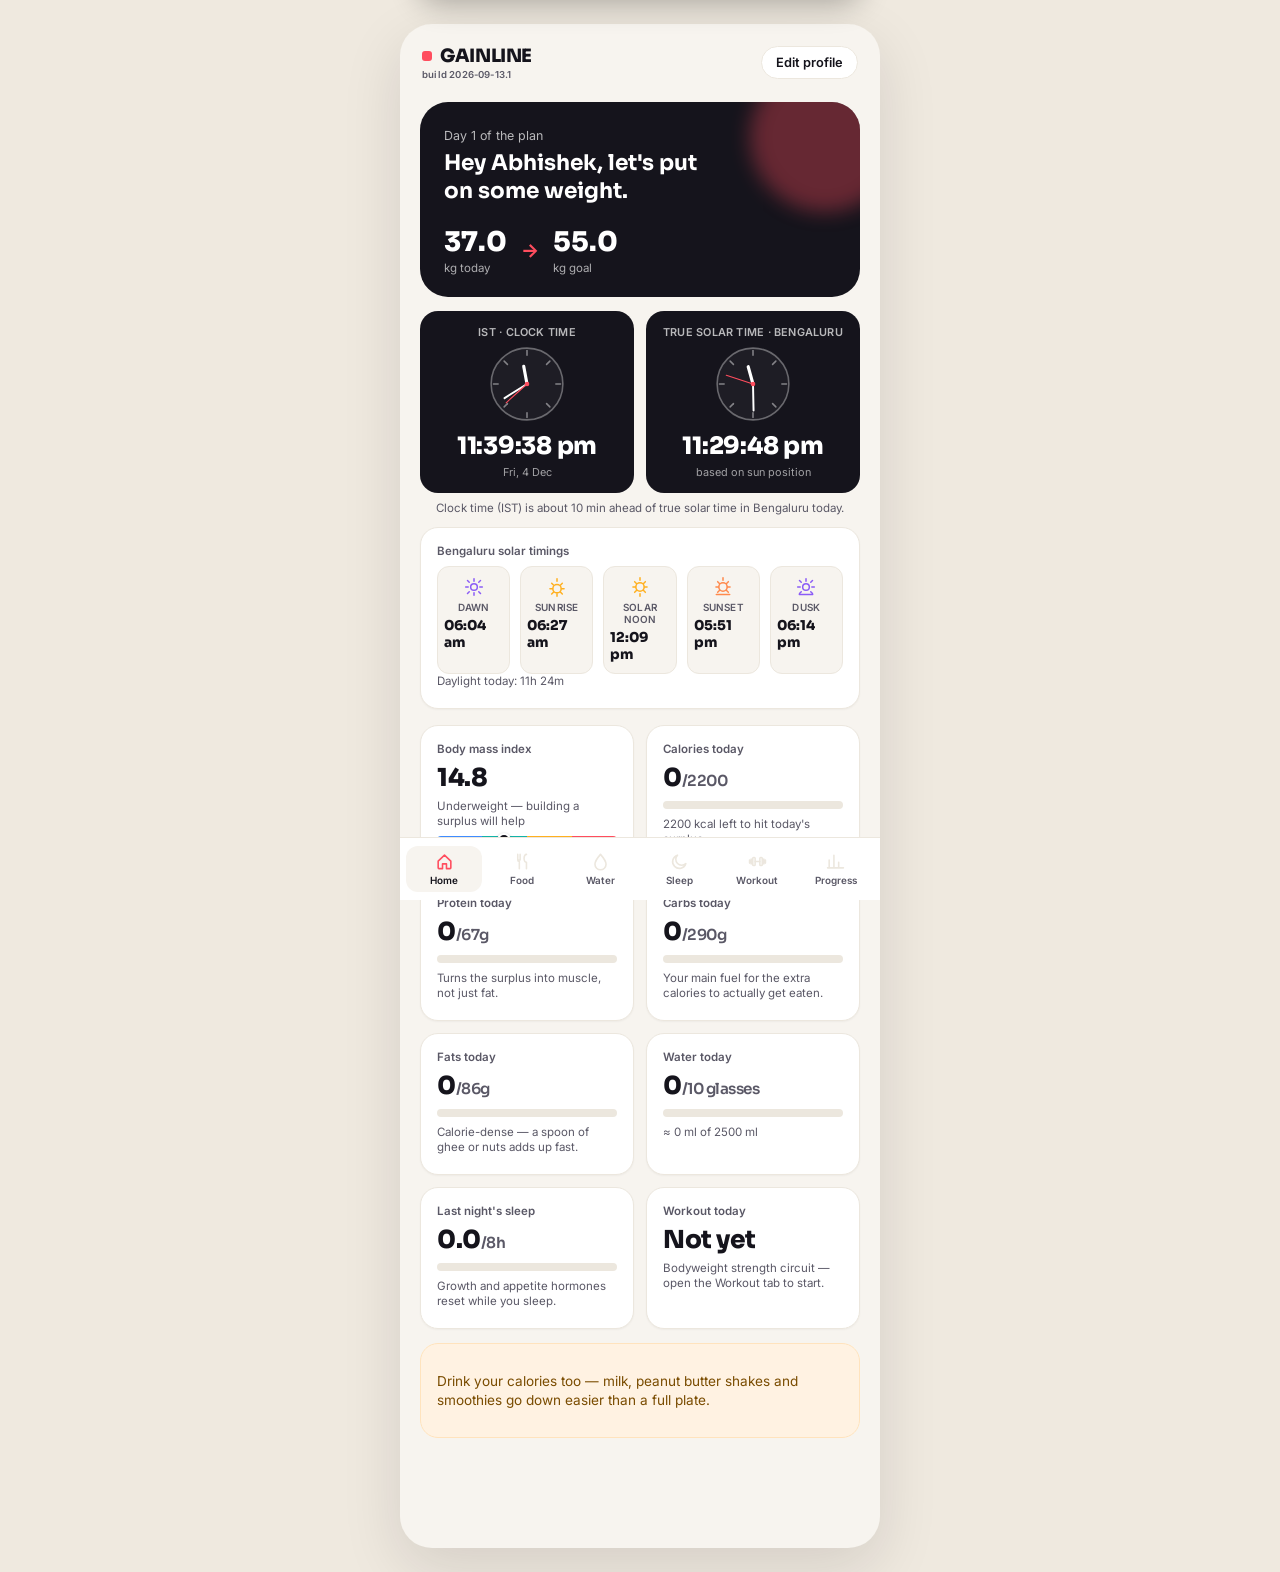
<file: index.html>
<!DOCTYPE html>
<html lang="en">
<head>
<meta charset="UTF-8">
<meta name="viewport" content="width=device-width, initial-scale=1.0">
<meta name="theme-color" content="#15141c">
<meta name="description" content="GAINLINE — a weight gain, food, water and sleep tracker.">
<title>GAINLINE — Abhishek's Bulk Up Plan</title>
<link rel="manifest" href="manifest.json">
<link rel="icon" href="icons/icon-192.png">
<link rel="apple-touch-icon" href="icons/icon-192.png">
<link rel="preconnect" href="https://fonts.googleapis.com">
<link href="https://fonts.googleapis.com/css2?family=Sora:wght@400;600;700;800&family=Inter:wght@400;500;600;700&display=swap" rel="stylesheet">
<link rel="stylesheet" href="style.css">
</head>
<body>

<div class="app">

  <!-- Alarm ringing banner -->
  <div class="alarm-toast" id="alarmToast">
    <span id="alarmToastText">Reminder</span>
    <button id="alarmToastDismiss">Dismiss</button>
  </div>

  <!-- Top bar -->
  <header class="topbar">
    <div class="brand">
      <span class="brand-mark">GAINLINE</span>
      <span class="build-tag" id="buildTag"></span>
    </div>
    <button class="edit-profile-btn" id="editProfileBtn" aria-label="Edit profile">Edit profile</button>
  </header>

  <main class="screens">

    <!-- ============ DASHBOARD ============ -->
    <section class="screen active" id="screen-dashboard">

      <div class="hero">
        <div class="hero-text">
          <p class="hero-eyebrow-free">Day <span id="dayStreak">1</span> of the plan</p>
          <h1 id="heroName">Hey Abhishek, let's put on some weight.</h1>
        </div>
        <div class="hero-stat-block">
          <div class="hero-stat">
            <span class="hero-stat-value" id="currentWeightHero">37.0</span>
            <span class="hero-stat-unit">kg today</span>
          </div>
          <div class="hero-stat-arrow">→</div>
          <div class="hero-stat">
            <span class="hero-stat-value" id="targetWeightHero">55.0</span>
            <span class="hero-stat-unit">kg goal</span>
          </div>
        </div>
      </div>

      <div class="clock-row">
        <div class="clock-card">
          <p class="clock-label">IST · clock time</p>
          <svg viewBox="0 0 100 100" class="clock-face" id="clockFaceIST">
            <circle cx="50" cy="50" r="46" class="clock-face-ring"/>
            <g class="clock-ticks">
              <line x1="50" y1="7" x2="50" y2="13"/><line x1="50" y1="87" x2="50" y2="93"/>
              <line x1="7" y1="50" x2="13" y2="50"/><line x1="87" y1="50" x2="93" y2="50"/>
              <line x1="20.7" y1="20.7" x2="24.9" y2="24.9"/><line x1="75.1" y1="75.1" x2="79.3" y2="79.3"/>
              <line x1="79.3" y1="20.7" x2="75.1" y2="24.9"/><line x1="24.9" y1="75.1" x2="20.7" y2="79.3"/>
            </g>
            <line x1="50" y1="50" x2="50" y2="27" class="clock-hand clock-hand-hour" id="hourIST"/>
            <line x1="50" y1="50" x2="50" y2="16" class="clock-hand clock-hand-min" id="minIST"/>
            <line x1="50" y1="50" x2="50" y2="14" class="clock-hand clock-hand-sec" id="secIST"/>
            <circle cx="50" cy="50" r="3" class="clock-center"/>
          </svg>
          <p class="clock-value" id="clockIST">--:--:--</p>
          <p class="clock-date" id="clockISTDate">—</p>
        </div>
        <div class="clock-card">
          <p class="clock-label">True solar time · Bengaluru</p>
          <svg viewBox="0 0 100 100" class="clock-face" id="clockFaceBLR">
            <circle cx="50" cy="50" r="46" class="clock-face-ring"/>
            <g class="clock-ticks">
              <line x1="50" y1="7" x2="50" y2="13"/><line x1="50" y1="87" x2="50" y2="93"/>
              <line x1="7" y1="50" x2="13" y2="50"/><line x1="87" y1="50" x2="93" y2="50"/>
              <line x1="20.7" y1="20.7" x2="24.9" y2="24.9"/><line x1="75.1" y1="75.1" x2="79.3" y2="79.3"/>
              <line x1="79.3" y1="20.7" x2="75.1" y2="24.9"/><line x1="24.9" y1="75.1" x2="20.7" y2="79.3"/>
            </g>
            <line x1="50" y1="50" x2="50" y2="27" class="clock-hand clock-hand-hour" id="hourBLR"/>
            <line x1="50" y1="50" x2="50" y2="16" class="clock-hand clock-hand-min" id="minBLR"/>
            <line x1="50" y1="50" x2="50" y2="14" class="clock-hand clock-hand-sec" id="secBLR"/>
            <circle cx="50" cy="50" r="3" class="clock-center"/>
          </svg>
          <p class="clock-value" id="clockBLR">--:--:--</p>
          <p class="clock-date" id="clockBLRDate">based on sun position</p>
        </div>
      </div>
      <p class="clock-note" id="solarOffsetNote">Calculating solar offset…</p>

      <div class="card solar-card">
        <p class="card-label">Bengaluru solar timings</p>
        <div class="solar-timeline" id="solarTimeline">
          <div class="solar-item">
            <svg class="solar-item-icon" viewBox="0 0 24 24" aria-hidden="true"><circle cx="12" cy="12" r="4"/><line x1="12" y1="2" x2="12" y2="5"/><line x1="12" y1="19" x2="12" y2="22"/><line x1="4.2" y1="4.2" x2="6.3" y2="6.3"/><line x1="17.7" y1="17.7" x2="19.8" y2="19.8"/><line x1="2" y1="12" x2="5" y2="12"/><line x1="19" y1="12" x2="22" y2="12"/><line x1="4.2" y1="19.8" x2="6.3" y2="17.7"/><line x1="17.7" y1="6.3" x2="19.8" y2="4.2"/></svg>
            <span class="solar-item-label">Dawn</span>
            <span class="solar-item-time" id="dawnValue">--:--</span>
          </div>
          <div class="solar-item">
            <svg class="solar-item-icon" viewBox="0 0 24 24" aria-hidden="true"><circle cx="12" cy="14" r="5"/><line x1="12" y1="2" x2="12" y2="5"/><line x1="12" y1="20" x2="12" y2="23"/><line x1="3.5" y1="14" x2="6.5" y2="14"/><line x1="17.5" y1="14" x2="20.5" y2="14"/><line x1="5.6" y1="7.6" x2="7.7" y2="9.7"/><line x1="16.3" y1="18.3" x2="18.4" y2="20.4"/><line x1="18.4" y1="7.6" x2="16.3" y2="9.7"/><line x1="7.7" y1="18.3" x2="5.6" y2="20.4"/></svg>
            <span class="solar-item-label">Sunrise</span>
            <span class="solar-item-time" id="sunriseValue">--:--</span>
          </div>
          <div class="solar-item">
            <svg class="solar-item-icon" viewBox="0 0 24 24" aria-hidden="true"><circle cx="12" cy="12" r="5"/><line x1="12" y1="1" x2="12" y2="4"/><line x1="12" y1="20" x2="12" y2="23"/><line x1="3.5" y1="12" x2="6.5" y2="12"/><line x1="17.5" y1="12" x2="20.5" y2="12"/><line x1="5.6" y1="5.6" x2="7.7" y2="7.7"/><line x1="16.3" y1="16.3" x2="18.4" y2="18.4"/><line x1="18.4" y1="5.6" x2="16.3" y2="7.7"/><line x1="7.7" y1="16.3" x2="5.6" y2="18.4"/></svg>
            <span class="solar-item-label">Solar noon</span>
            <span class="solar-item-time" id="solarNoonValue">--:--</span>
          </div>
          <div class="solar-item">
            <svg class="solar-item-icon" viewBox="0 0 24 24" aria-hidden="true"><circle cx="12" cy="12" r="5"/><line x1="12" y1="1" x2="12" y2="4"/><line x1="3.5" y1="12" x2="6.5" y2="12"/><line x1="17.5" y1="12" x2="20.5" y2="12"/><line x1="5.6" y1="5.6" x2="7.7" y2="7.7"/><line x1="16.3" y1="16.3" x2="18.4" y2="18.4"/><line x1="18.4" y1="5.6" x2="16.3" y2="7.7"/><line x1="7.7" y1="16.3" x2="5.6" y2="18.4"/><line x1="4" y1="21" x2="20" y2="21"/></svg>
            <span class="solar-item-label">Sunset</span>
            <span class="solar-item-time" id="sunsetValue">--:--</span>
          </div>
          <div class="solar-item">
            <svg class="solar-item-icon" viewBox="0 0 24 24" aria-hidden="true"><circle cx="12" cy="12" r="4"/><line x1="12" y1="2" x2="12" y2="5"/><line x1="2" y1="12" x2="5" y2="12"/><line x1="19" y1="12" x2="22" y2="12"/><line x1="4.2" y1="4.2" x2="6.3" y2="6.3"/><line x1="17.7" y1="17.7" x2="19.8" y2="19.8"/><line x1="4.2" y1="19.8" x2="6.3" y2="17.7"/><line x1="17.7" y1="6.3" x2="19.8" y2="4.2"/><line x1="4" y1="21" x2="20" y2="21"/></svg>
            <span class="solar-item-label">Dusk</span>
            <span class="solar-item-time" id="duskValue">--:--</span>
          </div>
        </div>
        <p class="card-sub">Daylight today: <span id="daylightLength">--</span></p>
      </div>

      <div class="card-grid">

        <div class="card card-bmi">
          <p class="card-label">Body mass index</p>
          <p class="card-big" id="bmiValue">14.8</p>
          <p class="card-sub" id="bmiCategory">Underweight — building a surplus will help</p>
          <div class="bmi-scale">
            <div class="bmi-scale-marker" id="bmiScaleMarker"></div>
          </div>
        </div>

        <div class="card card-calories">
          <p class="card-label">Calories today</p>
          <p class="card-big"><span id="caloriesEatenToday">0</span><span class="card-big-of">/<span id="calorieGoalDisplay">2300</span></span></p>
          <div class="progress-track">
            <div class="progress-fill fill-coral" id="calorieProgressFill"></div>
          </div>
          <p class="card-sub" id="calorieRemainingText">2300 kcal left to hit today's surplus</p>
        </div>

        <div class="card card-protein">
          <p class="card-label">Protein today</p>
          <p class="card-big"><span id="proteinEatenToday">0</span><span class="card-big-of">/<span id="proteinGoalDisplay">67</span>g</span></p>
          <div class="progress-track">
            <div class="progress-fill fill-yellow" id="proteinProgressFill"></div>
          </div>
          <p class="card-sub">Turns the surplus into muscle, not just fat.</p>
        </div>

        <div class="card card-carbs">
          <p class="card-label">Carbs today</p>
          <p class="card-big"><span id="carbsEatenToday">0</span><span class="card-big-of">/<span id="carbsGoalDisplay">150</span>g</span></p>
          <div class="progress-track">
            <div class="progress-fill fill-blue" id="carbsProgressFill"></div>
          </div>
          <p class="card-sub">Your main fuel for the extra calories to actually get eaten.</p>
        </div>

        <div class="card card-fats">
          <p class="card-label">Fats today</p>
          <p class="card-big"><span id="fatsEatenToday">0</span><span class="card-big-of">/<span id="fatsGoalDisplay">70</span>g</span></p>
          <div class="progress-track">
            <div class="progress-fill fill-orange" id="fatsProgressFill"></div>
          </div>
          <p class="card-sub">Calorie-dense — a spoon of ghee or nuts adds up fast.</p>
        </div>

        <div class="card card-water">
          <p class="card-label">Water today</p>
          <p class="card-big"><span id="waterCountToday">0</span><span class="card-big-of">/<span id="waterGoalDisplay">10</span> glasses</span></p>
          <div class="progress-track">
            <div class="progress-fill fill-teal" id="waterProgressFill"></div>
          </div>
          <p class="card-sub">≈ <span id="waterMlToday">0</span> ml of <span id="waterGoalMl">2500</span> ml</p>
        </div>

        <div class="card card-sleep">
          <p class="card-label">Last night's sleep</p>
          <p class="card-big"><span id="sleepHoursToday">0.0</span><span class="card-big-of">/<span id="sleepGoalDisplay">8</span>h</span></p>
          <div class="progress-track">
            <div class="progress-fill fill-purple" id="sleepProgressFill"></div>
          </div>
          <p class="card-sub">Growth and appetite hormones reset while you sleep.</p>
        </div>

        <div class="card card-workout">
          <p class="card-label">Workout today</p>
          <p class="card-big" id="workoutStatusText">Not yet</p>
          <p class="card-sub" id="workoutStatusSub">Bodyweight strength circuit — open the Workout tab to start.</p>
        </div>

      </div>

      <div class="tip-strip" id="tipStrip">
        <p id="tipText">Small appetite, frequent plate: aim for 5–6 smaller meals instead of 3 big ones today.</p>
      </div>

    </section>

    <!-- ============ FOOD ============ -->
    <section class="screen" id="screen-food">
      <h2 class="screen-title">Food tracker</h2>
      <p class="screen-sub">Log every meal and snack — surplus adds up in small bites.</p>

      <div class="date-nav">
        <button class="date-nav-arrow" id="foodPrevDay" aria-label="Previous day">‹</button>
        <div class="date-nav-center">
          <button type="button" class="date-nav-label" id="foodDateLabel">Today</button>
          <button class="date-nav-today" id="foodJumpToday">Jump to today</button>
        </div>
        <button class="date-nav-arrow" id="foodNextDay" aria-label="Next day">›</button>
      </div>

      <div class="calendar-panel" id="foodCalendarPanel">
        <div class="calendar-header">
          <button type="button" class="calendar-nav-btn" id="foodCalPrevMonth" aria-label="Previous month">‹</button>
          <span class="calendar-month-label" id="foodCalMonthLabel">—</span>
          <button type="button" class="calendar-nav-btn" id="foodCalNextMonth" aria-label="Next month">›</button>
        </div>
        <div class="calendar-weekdays"><span>S</span><span>M</span><span>T</span><span>W</span><span>T</span><span>F</span><span>S</span></div>
        <div class="calendar-grid" id="foodCalGrid"></div>
        <p class="calendar-legend">● day with a meal logged</p>
      </div>

      <div class="quick-add-block">
        <p class="quick-add-label">Quick add — fills the form below with an estimate, edit before adding</p>
        <div class="quick-add-row">
          <button type="button" class="quick-add-chip" id="presetShake">
            <svg class="chip-icon" viewBox="0 0 24 24" fill="none" stroke="currentColor" stroke-width="2" stroke-linecap="round" stroke-linejoin="round"><path d="M4 9v6M2 10v4M20 9v6M22 10v4"/><rect x="6" y="7" width="3" height="10" rx="1"/><rect x="15" y="7" width="3" height="10" rx="1"/><line x1="9" y1="12" x2="15" y2="12"/></svg>
            <span>Weight gain shake</span>
          </button>
          <button type="button" class="quick-add-chip" id="presetRagi">
            <svg class="chip-icon" viewBox="0 0 24 24" fill="none" stroke="currentColor" stroke-width="2" stroke-linecap="round" stroke-linejoin="round"><line x1="12" y1="22" x2="12" y2="6"/><path d="M12 6c-2 0-3-1-3-3M12 6c2 0 3-1 3-3M12 10c-2 0-3-1-3-3M12 10c2 0 3-1 3-3M12 14c-2 0-3-1-3-3M12 14c2 0 3-1 3-3"/></svg>
            <span>Ragi millet shake</span>
          </button>
          <button type="button" class="quick-add-chip" id="presetCreatine">
            <svg class="chip-icon" viewBox="0 0 24 24" fill="currentColor" stroke="none"><path d="M13 2 4 14h6l-1 8 9-12h-6l1-8z"/></svg>
            <span>Creatine (5g)</span>
          </button>
        </div>
      </div>

      <form class="log-form" id="foodForm">
        <input type="text" id="foodName" placeholder="What did you eat?" required maxlength="60">
        <div class="log-form-row">
          <input type="number" id="foodCalories" placeholder="Calories" min="0" step="0.01" required>
          <input type="number" id="foodProtein" placeholder="Protein (g)" min="0" step="0.01">
        </div>
        <div class="log-form-row">
          <input type="number" id="foodCarbs" placeholder="Carbs (g)" min="0" step="0.01">
          <input type="number" id="foodFats" placeholder="Fats (g)" min="0" step="0.01">
        </div>
        <button type="submit" class="btn-primary">Add to today's log</button>
      </form>

      <div class="progress-track big-track">
        <div class="progress-fill fill-coral" id="foodScreenProgressFill"></div>
      </div>
      <p class="screen-progress-label"><span id="foodScreenEaten">0</span> of <span id="foodScreenGoal">2300</span> kcal · <span id="foodScreenProtein">0</span>g protein · <span id="foodScreenCarbs">0</span>g carbs · <span id="foodScreenFats">0</span>g fats</p>

      <ul class="entry-list" id="foodEntryList">
        <li class="empty-state">Nothing logged yet today. Add your first meal above.</li>
      </ul>

      <div class="alarm-block">
        <div class="alarm-block-head">
          <h3>Meal reminder</h3>
          <label class="switch">
            <input type="checkbox" id="foodAlarmEnabled">
            <span class="switch-track"></span>
          </label>
        </div>
        <p class="alarm-block-sub">Get a nudge if you haven't logged a meal in a while.</p>
        <input type="time" id="foodAlarmTime" class="alarm-time-input">
      </div>

      <div class="alarm-block">
        <div class="alarm-block-head">
          <h3>Protein / weight gain shake reminder</h3>
          <label class="switch">
            <input type="checkbox" id="shakeAlarmEnabled">
            <span class="switch-track"></span>
          </label>
        </div>
        <p class="alarm-block-sub">A daily nudge to have your protein or ragi shake.</p>
        <input type="time" id="shakeAlarmTime" class="alarm-time-input">
      </div>

      <div class="alarm-block">
        <div class="alarm-block-head">
          <h3>Creatine reminder</h3>
          <label class="switch">
            <input type="checkbox" id="creatineAlarmEnabled">
            <span class="switch-track"></span>
          </label>
        </div>
        <p class="alarm-block-sub">A daily nudge to take your creatine — consistency matters more than timing.</p>
        <input type="time" id="creatineAlarmTime" class="alarm-time-input">
      </div>
    </section>

    <!-- ============ WATER ============ -->
    <section class="screen" id="screen-water">
      <h2 class="screen-title">Water tracker</h2>
      <p class="screen-sub">One glass = 250 ml. Tap to log as you drink.</p>

      <div class="date-nav">
        <button class="date-nav-arrow" id="waterPrevDay" aria-label="Previous day">‹</button>
        <div class="date-nav-center">
          <button type="button" class="date-nav-label" id="waterDateLabel">Today</button>
          <button class="date-nav-today" id="waterJumpToday">Jump to today</button>
        </div>
        <button class="date-nav-arrow" id="waterNextDay" aria-label="Next day">›</button>
      </div>

      <div class="calendar-panel" id="waterCalendarPanel">
        <div class="calendar-header">
          <button type="button" class="calendar-nav-btn" id="waterCalPrevMonth" aria-label="Previous month">‹</button>
          <span class="calendar-month-label" id="waterCalMonthLabel">—</span>
          <button type="button" class="calendar-nav-btn" id="waterCalNextMonth" aria-label="Next month">›</button>
        </div>
        <div class="calendar-weekdays"><span>S</span><span>M</span><span>T</span><span>W</span><span>T</span><span>F</span><span>S</span></div>
        <div class="calendar-grid" id="waterCalGrid"></div>
        <p class="calendar-legend">● day with water logged</p>
      </div>

      <div class="water-dial">
        <svg viewBox="0 0 200 200" class="water-ring">
          <circle cx="100" cy="100" r="88" class="water-ring-track"/>
          <circle cx="100" cy="100" r="88" class="water-ring-fill" id="waterRingFill"/>
        </svg>
        <div class="water-dial-center">
          <span class="water-dial-count" id="waterDialCount">0</span>
          <span class="water-dial-goal">of <span id="waterDialGoal">10</span> glasses</span>
        </div>
      </div>

      <div class="water-buttons">
        <button class="btn-round" id="waterMinus" aria-label="Remove a glass">–</button>
        <button class="btn-primary btn-water-add" id="waterPlus">+ Add a glass</button>
        <button class="btn-round" id="waterUndo" aria-label="Undo last">↺</button>
      </div>

      <div class="glass-grid" id="glassGrid"></div>

      <div class="alarm-block">
        <div class="alarm-block-head">
          <h3>Water reminder</h3>
          <label class="switch">
            <input type="checkbox" id="waterAlarmEnabled">
            <span class="switch-track"></span>
          </label>
        </div>
        <p class="alarm-block-sub">Repeats every N hours while the app is open.</p>
        <div class="log-form-row">
          <input type="number" id="waterAlarmInterval" class="alarm-time-input" min="1" max="6" step="0.5" value="2">
          <span class="alarm-suffix">hours</span>
        </div>
      </div>
    </section>

    <!-- ============ SLEEP ============ -->
    <section class="screen" id="screen-sleep">
      <h2 class="screen-title">Sleep tracker</h2>
      <p class="screen-sub">Log last night's sleep — recovery drives appetite and growth.</p>

      <div class="date-nav">
        <button class="date-nav-arrow" id="sleepPrevDay" aria-label="Previous day">‹</button>
        <div class="date-nav-center">
          <button type="button" class="date-nav-label" id="sleepDateLabel">Today</button>
          <button class="date-nav-today" id="sleepJumpToday">Jump to today</button>
        </div>
        <button class="date-nav-arrow" id="sleepNextDay" aria-label="Next day">›</button>
      </div>

      <div class="calendar-panel" id="sleepCalendarPanel">
        <div class="calendar-header">
          <button type="button" class="calendar-nav-btn" id="sleepCalPrevMonth" aria-label="Previous month">‹</button>
          <span class="calendar-month-label" id="sleepCalMonthLabel">—</span>
          <button type="button" class="calendar-nav-btn" id="sleepCalNextMonth" aria-label="Next month">›</button>
        </div>
        <div class="calendar-weekdays"><span>S</span><span>M</span><span>T</span><span>W</span><span>T</span><span>F</span><span>S</span></div>
        <div class="calendar-grid" id="sleepCalGrid"></div>
        <p class="calendar-legend">● night with sleep logged</p>
      </div>

      <form class="log-form log-form-inline" id="sleepForm">
        <input type="time" id="sleepBedtime" required>
        <input type="time" id="sleepWaketime" required>
        <button type="submit" class="btn-primary">Log</button>
      </form>

      <div class="progress-track big-track">
        <div class="progress-fill fill-purple" id="sleepScreenProgressFill"></div>
      </div>
      <p class="screen-progress-label"><span id="sleepScreenHours">0.0</span>h of <span id="sleepScreenGoal">8</span>h goal — <span id="sleepScreenDayLabel">last night</span></p>

      <ul class="entry-list" id="sleepEntryList"></ul>

      <div class="alarm-block">
        <div class="alarm-block-head">
          <h3>Bedtime alarm</h3>
          <label class="switch">
            <input type="checkbox" id="bedtimeAlarmEnabled">
            <span class="switch-track"></span>
          </label>
        </div>
        <input type="time" id="bedtimeAlarmTime" class="alarm-time-input">
      </div>

      <div class="alarm-block">
        <div class="alarm-block-head">
          <h3>Wake alarm</h3>
          <label class="switch">
            <input type="checkbox" id="wakeAlarmEnabled">
            <span class="switch-track"></span>
          </label>
        </div>
        <input type="time" id="wakeAlarmTime" class="alarm-time-input">
      </div>
    </section>

    <!-- ============ WORKOUT ============ -->
    <section class="screen" id="screen-workout">
      <h2 class="screen-title">Strength circuit</h2>
      <p class="screen-sub">Bodyweight only, no equipment — pick a focus and go.</p>

      <div class="quick-add-row" id="workoutCategoryChips">
        <button type="button" class="quick-add-chip category-chip active" data-cat="full">Full body</button>
        <button type="button" class="quick-add-chip category-chip" data-cat="upper">Upper body</button>
        <button type="button" class="quick-add-chip category-chip" data-cat="lower">Lower body</button>
        <button type="button" class="quick-add-chip category-chip" data-cat="core">Core</button>
      </div>

      <div class="rounds-picker">
        <span class="rounds-label">Rounds</span>
        <button type="button" class="btn-round" id="roundsMinus" aria-label="Fewer rounds">–</button>
        <span class="rounds-value" id="roundsValue">2</span>
        <button type="button" class="btn-round" id="roundsPlus" aria-label="More rounds">+</button>
      </div>

      <div class="workout-preview-card">
        <p class="workout-preview-label">Today's plan</p>
        <ul class="workout-exercise-list" id="workoutExerciseList"></ul>
        <p class="workout-preview-meta" id="workoutPreviewMeta">—</p>
        <button type="button" class="btn-primary btn-block" id="startWorkoutBtn">Start workout</button>
      </div>

      <div class="date-nav">
        <button class="date-nav-arrow" id="workoutPrevDay" aria-label="Previous day">‹</button>
        <div class="date-nav-center">
          <button type="button" class="date-nav-label" id="workoutDateLabel">Today</button>
          <button class="date-nav-today" id="workoutJumpToday">Jump to today</button>
        </div>
        <button class="date-nav-arrow" id="workoutNextDay" aria-label="Next day">›</button>
      </div>

      <div class="calendar-panel" id="workoutCalendarPanel">
        <div class="calendar-header">
          <button type="button" class="calendar-nav-btn" id="workoutCalPrevMonth" aria-label="Previous month">‹</button>
          <span class="calendar-month-label" id="workoutCalMonthLabel">—</span>
          <button type="button" class="calendar-nav-btn" id="workoutCalNextMonth" aria-label="Next month">›</button>
        </div>
        <div class="calendar-weekdays"><span>S</span><span>M</span><span>T</span><span>W</span><span>T</span><span>F</span><span>S</span></div>
        <div class="calendar-grid" id="workoutCalGrid"></div>
        <p class="calendar-legend">● day with a workout logged</p>
      </div>

      <ul class="entry-list" id="workoutEntryList"></ul>

      <div class="alarm-block">
        <div class="alarm-block-head">
          <h3>Workout reminder</h3>
          <label class="switch">
            <input type="checkbox" id="workoutAlarmEnabled">
            <span class="switch-track"></span>
          </label>
        </div>
        <input type="time" id="workoutAlarmTime" class="alarm-time-input">
      </div>
    </section>

    <!-- ============ PROGRESS ============ -->
    <section class="screen" id="screen-progress">
      <h2 class="screen-title">Weight progress</h2>
      <p class="screen-sub">Weigh in first thing in the morning, same conditions each time.</p>

      <form class="log-form log-form-inline" id="weightForm">
        <input type="number" id="weightInput" placeholder="Today's weight (kg)" step="0.1" min="20" max="200" required>
        <button type="submit" class="btn-primary">Log weight</button>
      </form>

      <div class="chart-card">
        <svg viewBox="0 0 320 160" class="weight-chart" id="weightChart"></svg>
      </div>

      <button type="button" class="date-nav-label calendar-standalone-toggle" id="weightCalToggle">Browse weigh-ins by date ▾</button>
      <div class="calendar-panel" id="weightCalendarPanel">
        <div class="calendar-header">
          <button type="button" class="calendar-nav-btn" id="weightCalPrevMonth" aria-label="Previous month">‹</button>
          <span class="calendar-month-label" id="weightCalMonthLabel">—</span>
          <button type="button" class="calendar-nav-btn" id="weightCalNextMonth" aria-label="Next month">›</button>
        </div>
        <div class="calendar-weekdays"><span>S</span><span>M</span><span>T</span><span>W</span><span>T</span><span>F</span><span>S</span></div>
        <div class="calendar-grid" id="weightCalGrid"></div>
        <p class="calendar-legend">● day with a weigh-in logged</p>
        <p class="calendar-picked" id="weightCalPicked"></p>
      </div>

      <div class="progress-summary" id="progressSummary"></div>

      <ul class="entry-list" id="weightEntryList"></ul>
    </section>

  </main>

  <nav class="bottomnav">
    <button class="nav-item active" data-screen="dashboard">
      <svg class="nav-icon" viewBox="0 0 24 24"><path d="M4 11.5 12 4l8 7.5V20a1 1 0 0 1-1 1h-4.5v-6h-5v6H5a1 1 0 0 1-1-1z"/></svg>
      <span>Home</span>
    </button>
    <button class="nav-item" data-screen="food">
      <svg class="nav-icon" viewBox="0 0 24 24"><path d="M6 3v7a2 2 0 0 0 2 2v9M6 3v7M9 3v7M6 10h3M17 3c-1.7 0-3 2-3 5s1.3 5 3 5v8"/></svg>
      <span>Food</span>
    </button>
    <button class="nav-item" data-screen="water">
      <svg class="nav-icon" viewBox="0 0 24 24"><path d="M12 3S5 11 5 15.5A7 7 0 0 0 19 15.5C19 11 12 3 12 3Z"/></svg>
      <span>Water</span>
    </button>
    <button class="nav-item" data-screen="sleep">
      <svg class="nav-icon" viewBox="0 0 24 24"><path d="M20 14.5A8.5 8.5 0 1 1 9.5 4a7 7 0 0 0 10.5 10.5Z"/></svg>
      <span>Sleep</span>
    </button>
    <button class="nav-item" data-screen="workout">
      <svg class="nav-icon" viewBox="0 0 24 24"><path d="M4 9v6M2 10v4M20 9v6M22 10v4"/><rect x="6" y="7" width="3" height="10" rx="1"/><rect x="15" y="7" width="3" height="10" rx="1"/><line x1="9" y1="12" x2="15" y2="12"/></svg>
      <span>Workout</span>
    </button>
    <button class="nav-item" data-screen="progress">
      <svg class="nav-icon" viewBox="0 0 24 24"><path d="M4 20V10M10 20V4M16 20v-7M22 20H2"/></svg>
      <span>Progress</span>
    </button>
  </nav>

</div>

<!-- ============ EDIT PROFILE MODAL ============ -->
<div class="modal-backdrop" id="modalBackdrop">
  <div class="modal">
    <h3>Edit your profile</h3>
    <form id="profileForm">
      <label>Name
        <input type="text" id="pName" required>
      </label>
      <label>Age
        <input type="number" id="pAge" min="10" max="100" required>
      </label>
      <label>Height (cm)
        <input type="number" id="pHeight" min="100" max="230" step="0.1" required>
      </label>
      <label>Current weight (kg)
        <input type="number" id="pWeight" step="0.1" min="20" max="200" required>
      </label>
      <label>Target weight (kg)
        <input type="number" id="pTarget" step="0.1" min="20" max="200" required>
      </label>
      <label>Sleep goal (hours)
        <input type="number" id="pSleepGoal" step="0.5" min="4" max="12" required>
      </label>
      <label>Activity level
        <select id="pActivity">
          <option value="1.2">Sedentary — desk job, little exercise</option>
          <option value="1.375" selected>Light — a few gym sessions a week</option>
          <option value="1.55">Moderate — training most days</option>
        </select>
      </label>
      <div class="modal-actions">
        <button type="button" class="btn-secondary" id="cancelProfileBtn">Cancel</button>
        <button type="submit" class="btn-primary">Save</button>
      </div>
    </form>
  </div>
</div>

<!-- ============ WORKOUT RUNNER OVERLAY ============ -->
<div class="modal-backdrop" id="workoutRunnerBackdrop">
  <div class="modal workout-runner-modal">
    <div id="runnerActiveView">
      <p class="runner-progress-label" id="runnerProgressLabel">Exercise 1 of 6 · Round 1 of 2</p>
      <h3 class="runner-exercise-name" id="runnerExerciseName">Jumping Jacks</h3>
      <div class="runner-ring-wrap">
        <svg viewBox="0 0 200 200" class="runner-ring">
          <circle cx="100" cy="100" r="88" class="runner-ring-track"/>
          <circle cx="100" cy="100" r="88" class="runner-ring-fill" id="runnerRingFill"/>
        </svg>
        <div class="runner-ring-center">
          <span class="runner-seconds" id="runnerSeconds">30</span>
          <span class="runner-phase" id="runnerPhase">Work</span>
        </div>
      </div>
      <p class="runner-next-label" id="runnerNextLabel">Next: Bodyweight squats</p>
      <div class="runner-controls">
        <button type="button" class="btn-round btn-round-lg" id="runnerPauseBtn" aria-label="Pause">
          <svg class="chip-icon" id="runnerPauseIcon" viewBox="0 0 24 24" fill="currentColor" stroke="none"><rect x="6" y="5" width="4" height="14" rx="1"/><rect x="14" y="5" width="4" height="14" rx="1"/></svg>
        </button>
        <button type="button" class="btn-primary btn-block" id="runnerSkipBtn">Skip</button>
      </div>
      <button type="button" class="preset-delete-link" id="runnerEndBtn">End workout</button>
    </div>
    <div id="runnerCompleteView" class="runner-complete-view">
      <h3>Workout complete 🎉</h3>
      <p class="runner-complete-stat" id="runnerCompleteStat">—</p>
      <button type="button" class="btn-primary btn-block" id="runnerDoneBtn">Done</button>
    </div>
  </div>
</div>

<script src="app.js"></script>
</body>
</html>
</file>
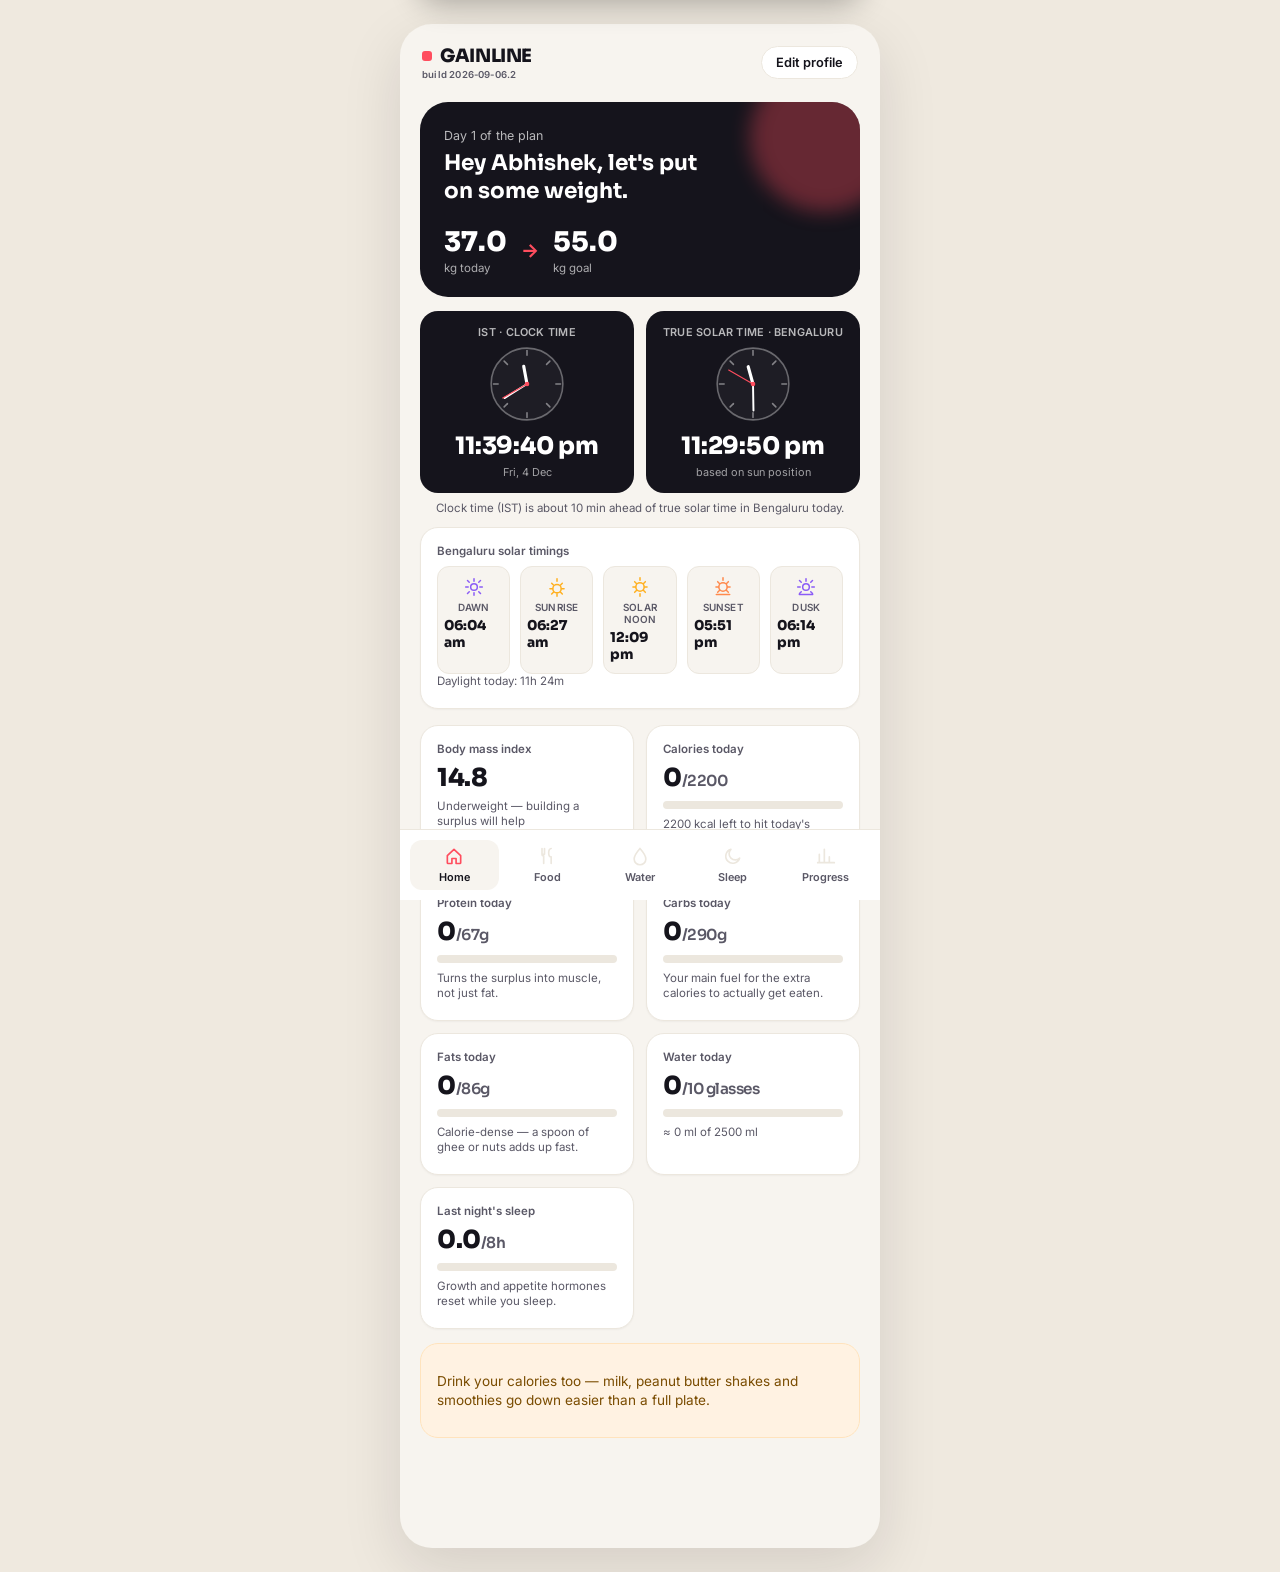
<file: icons/index.html>
<!DOCTYPE html>
<html lang="en">
<head>
<meta charset="UTF-8">
<meta name="viewport" content="width=device-width, initial-scale=1.0">
<meta name="theme-color" content="#15141c">
<meta name="description" content="GAINLINE — a weight gain, food, water and sleep tracker.">
<title>GAINLINE — Abhishek's Bulk Up Plan</title>
<link rel="manifest" href="manifest.json">
<link rel="icon" href="icons/icon-192.png">
<link rel="apple-touch-icon" href="icons/icon-192.png">
<link rel="preconnect" href="https://fonts.googleapis.com">
<link href="https://fonts.googleapis.com/css2?family=Sora:wght@400;600;700;800&family=Inter:wght@400;500;600;700&display=swap" rel="stylesheet">
<link rel="stylesheet" href="style.css">
</head>
<body>

<div class="app">

  <!-- Alarm ringing banner -->
  <div class="alarm-toast" id="alarmToast">
    <span id="alarmToastText">Reminder</span>
    <button id="alarmToastDismiss">Dismiss</button>
  </div>

  <!-- Top bar -->
  <header class="topbar">
    <div class="brand">
      <span class="brand-mark">GAINLINE</span>
      <span class="build-tag" id="buildTag"></span>
    </div>
    <button class="edit-profile-btn" id="editProfileBtn" aria-label="Edit profile">Edit profile</button>
  </header>

  <main class="screens">

    <!-- ============ DASHBOARD ============ -->
    <section class="screen active" id="screen-dashboard">

      <div class="hero">
        <div class="hero-text">
          <p class="hero-eyebrow-free">Day <span id="dayStreak">1</span> of the plan</p>
          <h1 id="heroName">Hey Abhishek, let's put on some weight.</h1>
        </div>
        <div class="hero-stat-block">
          <div class="hero-stat">
            <span class="hero-stat-value" id="currentWeightHero">37.0</span>
            <span class="hero-stat-unit">kg today</span>
          </div>
          <div class="hero-stat-arrow">→</div>
          <div class="hero-stat">
            <span class="hero-stat-value" id="targetWeightHero">55.0</span>
            <span class="hero-stat-unit">kg goal</span>
          </div>
        </div>
      </div>

      <div class="clock-row">
        <div class="clock-card">
          <p class="clock-label">IST · clock time</p>
          <svg viewBox="0 0 100 100" class="clock-face" id="clockFaceIST">
            <circle cx="50" cy="50" r="46" class="clock-face-ring"/>
            <g class="clock-ticks">
              <line x1="50" y1="7" x2="50" y2="13"/><line x1="50" y1="87" x2="50" y2="93"/>
              <line x1="7" y1="50" x2="13" y2="50"/><line x1="87" y1="50" x2="93" y2="50"/>
              <line x1="20.7" y1="20.7" x2="24.9" y2="24.9"/><line x1="75.1" y1="75.1" x2="79.3" y2="79.3"/>
              <line x1="79.3" y1="20.7" x2="75.1" y2="24.9"/><line x1="24.9" y1="75.1" x2="20.7" y2="79.3"/>
            </g>
            <line x1="50" y1="50" x2="50" y2="27" class="clock-hand clock-hand-hour" id="hourIST"/>
            <line x1="50" y1="50" x2="50" y2="16" class="clock-hand clock-hand-min" id="minIST"/>
            <line x1="50" y1="50" x2="50" y2="14" class="clock-hand clock-hand-sec" id="secIST"/>
            <circle cx="50" cy="50" r="3" class="clock-center"/>
          </svg>
          <p class="clock-value" id="clockIST">--:--:--</p>
          <p class="clock-date" id="clockISTDate">—</p>
        </div>
        <div class="clock-card">
          <p class="clock-label">True solar time · Bengaluru</p>
          <svg viewBox="0 0 100 100" class="clock-face" id="clockFaceBLR">
            <circle cx="50" cy="50" r="46" class="clock-face-ring"/>
            <g class="clock-ticks">
              <line x1="50" y1="7" x2="50" y2="13"/><line x1="50" y1="87" x2="50" y2="93"/>
              <line x1="7" y1="50" x2="13" y2="50"/><line x1="87" y1="50" x2="93" y2="50"/>
              <line x1="20.7" y1="20.7" x2="24.9" y2="24.9"/><line x1="75.1" y1="75.1" x2="79.3" y2="79.3"/>
              <line x1="79.3" y1="20.7" x2="75.1" y2="24.9"/><line x1="24.9" y1="75.1" x2="20.7" y2="79.3"/>
            </g>
            <line x1="50" y1="50" x2="50" y2="27" class="clock-hand clock-hand-hour" id="hourBLR"/>
            <line x1="50" y1="50" x2="50" y2="16" class="clock-hand clock-hand-min" id="minBLR"/>
            <line x1="50" y1="50" x2="50" y2="14" class="clock-hand clock-hand-sec" id="secBLR"/>
            <circle cx="50" cy="50" r="3" class="clock-center"/>
          </svg>
          <p class="clock-value" id="clockBLR">--:--:--</p>
          <p class="clock-date" id="clockBLRDate">based on sun position</p>
        </div>
      </div>
      <p class="clock-note" id="solarOffsetNote">Calculating solar offset…</p>

      <div class="card solar-card">
        <p class="card-label">Bengaluru solar timings</p>
        <div class="solar-timeline" id="solarTimeline">
          <div class="solar-item">
            <svg class="solar-item-icon" viewBox="0 0 24 24" aria-hidden="true"><circle cx="12" cy="12" r="4"/><line x1="12" y1="2" x2="12" y2="5"/><line x1="12" y1="19" x2="12" y2="22"/><line x1="4.2" y1="4.2" x2="6.3" y2="6.3"/><line x1="17.7" y1="17.7" x2="19.8" y2="19.8"/><line x1="2" y1="12" x2="5" y2="12"/><line x1="19" y1="12" x2="22" y2="12"/><line x1="4.2" y1="19.8" x2="6.3" y2="17.7"/><line x1="17.7" y1="6.3" x2="19.8" y2="4.2"/></svg>
            <span class="solar-item-label">Dawn</span>
            <span class="solar-item-time" id="dawnValue">--:--</span>
          </div>
          <div class="solar-item">
            <svg class="solar-item-icon" viewBox="0 0 24 24" aria-hidden="true"><circle cx="12" cy="14" r="5"/><line x1="12" y1="2" x2="12" y2="5"/><line x1="12" y1="20" x2="12" y2="23"/><line x1="3.5" y1="14" x2="6.5" y2="14"/><line x1="17.5" y1="14" x2="20.5" y2="14"/><line x1="5.6" y1="7.6" x2="7.7" y2="9.7"/><line x1="16.3" y1="18.3" x2="18.4" y2="20.4"/><line x1="18.4" y1="7.6" x2="16.3" y2="9.7"/><line x1="7.7" y1="18.3" x2="5.6" y2="20.4"/></svg>
            <span class="solar-item-label">Sunrise</span>
            <span class="solar-item-time" id="sunriseValue">--:--</span>
          </div>
          <div class="solar-item">
            <svg class="solar-item-icon" viewBox="0 0 24 24" aria-hidden="true"><circle cx="12" cy="12" r="5"/><line x1="12" y1="1" x2="12" y2="4"/><line x1="12" y1="20" x2="12" y2="23"/><line x1="3.5" y1="12" x2="6.5" y2="12"/><line x1="17.5" y1="12" x2="20.5" y2="12"/><line x1="5.6" y1="5.6" x2="7.7" y2="7.7"/><line x1="16.3" y1="16.3" x2="18.4" y2="18.4"/><line x1="18.4" y1="5.6" x2="16.3" y2="7.7"/><line x1="7.7" y1="16.3" x2="5.6" y2="18.4"/></svg>
            <span class="solar-item-label">Solar noon</span>
            <span class="solar-item-time" id="solarNoonValue">--:--</span>
          </div>
          <div class="solar-item">
            <svg class="solar-item-icon" viewBox="0 0 24 24" aria-hidden="true"><circle cx="12" cy="12" r="5"/><line x1="12" y1="1" x2="12" y2="4"/><line x1="3.5" y1="12" x2="6.5" y2="12"/><line x1="17.5" y1="12" x2="20.5" y2="12"/><line x1="5.6" y1="5.6" x2="7.7" y2="7.7"/><line x1="16.3" y1="16.3" x2="18.4" y2="18.4"/><line x1="18.4" y1="5.6" x2="16.3" y2="7.7"/><line x1="7.7" y1="16.3" x2="5.6" y2="18.4"/><line x1="4" y1="21" x2="20" y2="21"/></svg>
            <span class="solar-item-label">Sunset</span>
            <span class="solar-item-time" id="sunsetValue">--:--</span>
          </div>
          <div class="solar-item">
            <svg class="solar-item-icon" viewBox="0 0 24 24" aria-hidden="true"><circle cx="12" cy="12" r="4"/><line x1="12" y1="2" x2="12" y2="5"/><line x1="2" y1="12" x2="5" y2="12"/><line x1="19" y1="12" x2="22" y2="12"/><line x1="4.2" y1="4.2" x2="6.3" y2="6.3"/><line x1="17.7" y1="17.7" x2="19.8" y2="19.8"/><line x1="4.2" y1="19.8" x2="6.3" y2="17.7"/><line x1="17.7" y1="6.3" x2="19.8" y2="4.2"/><line x1="4" y1="21" x2="20" y2="21"/></svg>
            <span class="solar-item-label">Dusk</span>
            <span class="solar-item-time" id="duskValue">--:--</span>
          </div>
        </div>
        <p class="card-sub">Daylight today: <span id="daylightLength">--</span></p>
      </div>

      <div class="card-grid">

        <div class="card card-bmi">
          <p class="card-label">Body mass index</p>
          <p class="card-big" id="bmiValue">14.8</p>
          <p class="card-sub" id="bmiCategory">Underweight — building a surplus will help</p>
          <div class="bmi-scale">
            <div class="bmi-scale-marker" id="bmiScaleMarker"></div>
          </div>
        </div>

        <div class="card card-calories">
          <p class="card-label">Calories today</p>
          <p class="card-big"><span id="caloriesEatenToday">0</span><span class="card-big-of">/<span id="calorieGoalDisplay">2300</span></span></p>
          <div class="progress-track">
            <div class="progress-fill fill-coral" id="calorieProgressFill"></div>
          </div>
          <p class="card-sub" id="calorieRemainingText">2300 kcal left to hit today's surplus</p>
        </div>

        <div class="card card-protein">
          <p class="card-label">Protein today</p>
          <p class="card-big"><span id="proteinEatenToday">0</span><span class="card-big-of">/<span id="proteinGoalDisplay">67</span>g</span></p>
          <div class="progress-track">
            <div class="progress-fill fill-yellow" id="proteinProgressFill"></div>
          </div>
          <p class="card-sub">Turns the surplus into muscle, not just fat.</p>
        </div>

        <div class="card card-carbs">
          <p class="card-label">Carbs today</p>
          <p class="card-big"><span id="carbsEatenToday">0</span><span class="card-big-of">/<span id="carbsGoalDisplay">150</span>g</span></p>
          <div class="progress-track">
            <div class="progress-fill fill-blue" id="carbsProgressFill"></div>
          </div>
          <p class="card-sub">Your main fuel for the extra calories to actually get eaten.</p>
        </div>

        <div class="card card-fats">
          <p class="card-label">Fats today</p>
          <p class="card-big"><span id="fatsEatenToday">0</span><span class="card-big-of">/<span id="fatsGoalDisplay">70</span>g</span></p>
          <div class="progress-track">
            <div class="progress-fill fill-orange" id="fatsProgressFill"></div>
          </div>
          <p class="card-sub">Calorie-dense — a spoon of ghee or nuts adds up fast.</p>
        </div>

        <div class="card card-water">
          <p class="card-label">Water today</p>
          <p class="card-big"><span id="waterCountToday">0</span><span class="card-big-of">/<span id="waterGoalDisplay">10</span> glasses</span></p>
          <div class="progress-track">
            <div class="progress-fill fill-teal" id="waterProgressFill"></div>
          </div>
          <p class="card-sub">≈ <span id="waterMlToday">0</span> ml of <span id="waterGoalMl">2500</span> ml</p>
        </div>

        <div class="card card-sleep">
          <p class="card-label">Last night's sleep</p>
          <p class="card-big"><span id="sleepHoursToday">0.0</span><span class="card-big-of">/<span id="sleepGoalDisplay">8</span>h</span></p>
          <div class="progress-track">
            <div class="progress-fill fill-purple" id="sleepProgressFill"></div>
          </div>
          <p class="card-sub">Growth and appetite hormones reset while you sleep.</p>
        </div>

      </div>

      <div class="tip-strip" id="tipStrip">
        <p id="tipText">Small appetite, frequent plate: aim for 5–6 smaller meals instead of 3 big ones today.</p>
      </div>

    </section>

    <!-- ============ FOOD ============ -->
    <section class="screen" id="screen-food">
      <h2 class="screen-title">Food tracker</h2>
      <p class="screen-sub">Log every meal and snack — surplus adds up in small bites.</p>

      <div class="date-nav">
        <button class="date-nav-arrow" id="foodPrevDay" aria-label="Previous day">‹</button>
        <div class="date-nav-center">
          <button type="button" class="date-nav-label" id="foodDateLabel">Today</button>
          <button class="date-nav-today" id="foodJumpToday">Jump to today</button>
        </div>
        <button class="date-nav-arrow" id="foodNextDay" aria-label="Next day">›</button>
      </div>

      <div class="calendar-panel" id="foodCalendarPanel">
        <div class="calendar-header">
          <button type="button" class="calendar-nav-btn" id="foodCalPrevMonth" aria-label="Previous month">‹</button>
          <span class="calendar-month-label" id="foodCalMonthLabel">—</span>
          <button type="button" class="calendar-nav-btn" id="foodCalNextMonth" aria-label="Next month">›</button>
        </div>
        <div class="calendar-weekdays"><span>S</span><span>M</span><span>T</span><span>W</span><span>T</span><span>F</span><span>S</span></div>
        <div class="calendar-grid" id="foodCalGrid"></div>
        <p class="calendar-legend">● day with a meal logged</p>
      </div>

      <form class="log-form" id="foodForm">
        <input type="text" id="foodName" placeholder="What did you eat?" required maxlength="60">
        <div class="log-form-row">
          <input type="number" id="foodCalories" placeholder="Calories" min="0" required>
          <input type="number" id="foodProtein" placeholder="Protein (g)" min="0">
        </div>
        <div class="log-form-row">
          <input type="number" id="foodCarbs" placeholder="Carbs (g)" min="0">
          <input type="number" id="foodFats" placeholder="Fats (g)" min="0">
        </div>
        <button type="submit" class="btn-primary">Add to today's log</button>
      </form>

      <div class="progress-track big-track">
        <div class="progress-fill fill-coral" id="foodScreenProgressFill"></div>
      </div>
      <p class="screen-progress-label"><span id="foodScreenEaten">0</span> of <span id="foodScreenGoal">2300</span> kcal · <span id="foodScreenProtein">0</span>g protein · <span id="foodScreenCarbs">0</span>g carbs · <span id="foodScreenFats">0</span>g fats</p>

      <ul class="entry-list" id="foodEntryList">
        <li class="empty-state">Nothing logged yet today. Add your first meal above.</li>
      </ul>

      <div class="alarm-block">
        <div class="alarm-block-head">
          <h3>Meal reminder</h3>
          <label class="switch">
            <input type="checkbox" id="foodAlarmEnabled">
            <span class="switch-track"></span>
          </label>
        </div>
        <p class="alarm-block-sub">Get a nudge if you haven't logged a meal in a while.</p>
        <input type="time" id="foodAlarmTime" class="alarm-time-input">
      </div>
    </section>

    <!-- ============ WATER ============ -->
    <section class="screen" id="screen-water">
      <h2 class="screen-title">Water tracker</h2>
      <p class="screen-sub">One glass = 250 ml. Tap to log as you drink.</p>

      <div class="date-nav">
        <button class="date-nav-arrow" id="waterPrevDay" aria-label="Previous day">‹</button>
        <div class="date-nav-center">
          <button type="button" class="date-nav-label" id="waterDateLabel">Today</button>
          <button class="date-nav-today" id="waterJumpToday">Jump to today</button>
        </div>
        <button class="date-nav-arrow" id="waterNextDay" aria-label="Next day">›</button>
      </div>

      <div class="calendar-panel" id="waterCalendarPanel">
        <div class="calendar-header">
          <button type="button" class="calendar-nav-btn" id="waterCalPrevMonth" aria-label="Previous month">‹</button>
          <span class="calendar-month-label" id="waterCalMonthLabel">—</span>
          <button type="button" class="calendar-nav-btn" id="waterCalNextMonth" aria-label="Next month">›</button>
        </div>
        <div class="calendar-weekdays"><span>S</span><span>M</span><span>T</span><span>W</span><span>T</span><span>F</span><span>S</span></div>
        <div class="calendar-grid" id="waterCalGrid"></div>
        <p class="calendar-legend">● day with water logged</p>
      </div>

      <div class="water-dial">
        <svg viewBox="0 0 200 200" class="water-ring">
          <circle cx="100" cy="100" r="88" class="water-ring-track"/>
          <circle cx="100" cy="100" r="88" class="water-ring-fill" id="waterRingFill"/>
        </svg>
        <div class="water-dial-center">
          <span class="water-dial-count" id="waterDialCount">0</span>
          <span class="water-dial-goal">of <span id="waterDialGoal">10</span> glasses</span>
        </div>
      </div>

      <div class="water-buttons">
        <button class="btn-round" id="waterMinus" aria-label="Remove a glass">–</button>
        <button class="btn-primary btn-water-add" id="waterPlus">+ Add a glass</button>
        <button class="btn-round" id="waterUndo" aria-label="Undo last">↺</button>
      </div>

      <div class="glass-grid" id="glassGrid"></div>

      <div class="alarm-block">
        <div class="alarm-block-head">
          <h3>Water reminder</h3>
          <label class="switch">
            <input type="checkbox" id="waterAlarmEnabled">
            <span class="switch-track"></span>
          </label>
        </div>
        <p class="alarm-block-sub">Repeats every N hours while the app is open.</p>
        <div class="log-form-row">
          <input type="number" id="waterAlarmInterval" class="alarm-time-input" min="1" max="6" value="2">
          <span class="alarm-suffix">hours</span>
        </div>
      </div>
    </section>

    <!-- ============ SLEEP ============ -->
    <section class="screen" id="screen-sleep">
      <h2 class="screen-title">Sleep tracker</h2>
      <p class="screen-sub">Log last night's sleep — recovery drives appetite and growth.</p>

      <div class="date-nav">
        <button class="date-nav-arrow" id="sleepPrevDay" aria-label="Previous day">‹</button>
        <div class="date-nav-center">
          <button type="button" class="date-nav-label" id="sleepDateLabel">Today</button>
          <button class="date-nav-today" id="sleepJumpToday">Jump to today</button>
        </div>
        <button class="date-nav-arrow" id="sleepNextDay" aria-label="Next day">›</button>
      </div>

      <div class="calendar-panel" id="sleepCalendarPanel">
        <div class="calendar-header">
          <button type="button" class="calendar-nav-btn" id="sleepCalPrevMonth" aria-label="Previous month">‹</button>
          <span class="calendar-month-label" id="sleepCalMonthLabel">—</span>
          <button type="button" class="calendar-nav-btn" id="sleepCalNextMonth" aria-label="Next month">›</button>
        </div>
        <div class="calendar-weekdays"><span>S</span><span>M</span><span>T</span><span>W</span><span>T</span><span>F</span><span>S</span></div>
        <div class="calendar-grid" id="sleepCalGrid"></div>
        <p class="calendar-legend">● night with sleep logged</p>
      </div>

      <form class="log-form log-form-inline" id="sleepForm">
        <input type="time" id="sleepBedtime" required>
        <input type="time" id="sleepWaketime" required>
        <button type="submit" class="btn-primary">Log</button>
      </form>

      <div class="progress-track big-track">
        <div class="progress-fill fill-purple" id="sleepScreenProgressFill"></div>
      </div>
      <p class="screen-progress-label"><span id="sleepScreenHours">0.0</span>h of <span id="sleepScreenGoal">8</span>h goal — <span id="sleepScreenDayLabel">last night</span></p>

      <ul class="entry-list" id="sleepEntryList"></ul>

      <div class="alarm-block">
        <div class="alarm-block-head">
          <h3>Bedtime alarm</h3>
          <label class="switch">
            <input type="checkbox" id="bedtimeAlarmEnabled">
            <span class="switch-track"></span>
          </label>
        </div>
        <input type="time" id="bedtimeAlarmTime" class="alarm-time-input">
      </div>

      <div class="alarm-block">
        <div class="alarm-block-head">
          <h3>Wake alarm</h3>
          <label class="switch">
            <input type="checkbox" id="wakeAlarmEnabled">
            <span class="switch-track"></span>
          </label>
        </div>
        <input type="time" id="wakeAlarmTime" class="alarm-time-input">
      </div>
    </section>

    <!-- ============ PROGRESS ============ -->
    <section class="screen" id="screen-progress">
      <h2 class="screen-title">Weight progress</h2>
      <p class="screen-sub">Weigh in first thing in the morning, same conditions each time.</p>

      <form class="log-form log-form-inline" id="weightForm">
        <input type="number" id="weightInput" placeholder="Today's weight (kg)" step="0.1" min="20" max="200" required>
        <button type="submit" class="btn-primary">Log weight</button>
      </form>

      <div class="chart-card">
        <svg viewBox="0 0 320 160" class="weight-chart" id="weightChart"></svg>
      </div>

      <button type="button" class="date-nav-label calendar-standalone-toggle" id="weightCalToggle">Browse weigh-ins by date ▾</button>
      <div class="calendar-panel" id="weightCalendarPanel">
        <div class="calendar-header">
          <button type="button" class="calendar-nav-btn" id="weightCalPrevMonth" aria-label="Previous month">‹</button>
          <span class="calendar-month-label" id="weightCalMonthLabel">—</span>
          <button type="button" class="calendar-nav-btn" id="weightCalNextMonth" aria-label="Next month">›</button>
        </div>
        <div class="calendar-weekdays"><span>S</span><span>M</span><span>T</span><span>W</span><span>T</span><span>F</span><span>S</span></div>
        <div class="calendar-grid" id="weightCalGrid"></div>
        <p class="calendar-legend">● day with a weigh-in logged</p>
        <p class="calendar-picked" id="weightCalPicked"></p>
      </div>

      <div class="progress-summary" id="progressSummary"></div>

      <ul class="entry-list" id="weightEntryList"></ul>
    </section>

  </main>

  <nav class="bottomnav">
    <button class="nav-item active" data-screen="dashboard">
      <svg class="nav-icon" viewBox="0 0 24 24"><path d="M4 11.5 12 4l8 7.5V20a1 1 0 0 1-1 1h-4.5v-6h-5v6H5a1 1 0 0 1-1-1z"/></svg>
      <span>Home</span>
    </button>
    <button class="nav-item" data-screen="food">
      <svg class="nav-icon" viewBox="0 0 24 24"><path d="M6 3v7a2 2 0 0 0 2 2v9M6 3v7M9 3v7M6 10h3M17 3c-1.7 0-3 2-3 5s1.3 5 3 5v8"/></svg>
      <span>Food</span>
    </button>
    <button class="nav-item" data-screen="water">
      <svg class="nav-icon" viewBox="0 0 24 24"><path d="M12 3S5 11 5 15.5A7 7 0 0 0 19 15.5C19 11 12 3 12 3Z"/></svg>
      <span>Water</span>
    </button>
    <button class="nav-item" data-screen="sleep">
      <svg class="nav-icon" viewBox="0 0 24 24"><path d="M20 14.5A8.5 8.5 0 1 1 9.5 4a7 7 0 0 0 10.5 10.5Z"/></svg>
      <span>Sleep</span>
    </button>
    <button class="nav-item" data-screen="progress">
      <svg class="nav-icon" viewBox="0 0 24 24"><path d="M4 20V10M10 20V4M16 20v-7M22 20H2"/></svg>
      <span>Progress</span>
    </button>
  </nav>

</div>

<!-- ============ EDIT PROFILE MODAL ============ -->
<div class="modal-backdrop" id="modalBackdrop">
  <div class="modal">
    <h3>Edit your profile</h3>
    <form id="profileForm">
      <label>Name
        <input type="text" id="pName" required>
      </label>
      <label>Age
        <input type="number" id="pAge" min="10" max="100" required>
      </label>
      <label>Height (cm)
        <input type="number" id="pHeight" min="100" max="230" required>
      </label>
      <label>Current weight (kg)
        <input type="number" id="pWeight" step="0.1" min="20" max="200" required>
      </label>
      <label>Target weight (kg)
        <input type="number" id="pTarget" step="0.1" min="20" max="200" required>
      </label>
      <label>Sleep goal (hours)
        <input type="number" id="pSleepGoal" step="0.5" min="4" max="12" required>
      </label>
      <label>Activity level
        <select id="pActivity">
          <option value="1.2">Sedentary — desk job, little exercise</option>
          <option value="1.375" selected>Light — a few gym sessions a week</option>
          <option value="1.55">Moderate — training most days</option>
        </select>
      </label>
      <div class="modal-actions">
        <button type="button" class="btn-secondary" id="cancelProfileBtn">Cancel</button>
        <button type="submit" class="btn-primary">Save</button>
      </div>
    </form>
  </div>
</div>

<script src="app.js"></script>
</body>
</html>
</file>
<file: style.css>
/* ===== Tokens ===== */
:root{
  --ink:#15141c;
  --ink-soft:#5a5866;
  --paper:#f7f4ef;
  --card:#ffffff;
  --coral:#ff4d5e;
  --coral-dark:#e23349;
  --yellow:#ffb020;
  --teal:#12b3a8;
  --line:#ece7de;
  --radius-lg:28px;
  --radius-md:18px;
  --radius-sm:12px;
  --shadow-card: 0 1px 2px rgba(21,20,28,.04);
  font-size:16px;
}

*{box-sizing:border-box;}
html,body{margin:0;padding:0;}
html{overflow-x:hidden;}
body{
  background:var(--paper);
  color:var(--ink);
  font-family:'Inter',sans-serif;
  -webkit-font-smoothing:antialiased;
  overflow-x:hidden;
  width:100%;
}
h1,h2,h3{font-family:'Sora',sans-serif;margin:0;}
button{font-family:inherit;cursor:pointer;}
input,select{font-family:inherit;}

.app{
  max-width:480px;
  margin:0 auto;
  min-height:100vh;
  background:var(--paper);
  display:flex;
  flex-direction:column;
  position:relative;
}

/* ===== Top bar ===== */
.topbar{
  display:flex;
  align-items:center;
  justify-content:space-between;
  padding:20px 22px 8px;
}
.brand-mark{
  font-family:'Sora',sans-serif;
  font-weight:800;
  font-size:1.15rem;
  letter-spacing:-0.02em;
  color:var(--ink);
}
.brand-mark::before{
  content:"";
  display:inline-block;
  width:10px;height:10px;
  background:var(--coral);
  border-radius:3px;
  margin-right:8px;
  transform:translateY(-1px);
}
.edit-profile-btn{
  background:var(--card);
  border:1px solid var(--line);
  color:var(--ink);
  font-size:.8rem;
  font-weight:600;
  padding:8px 14px;
  border-radius:999px;
}

/* ===== Screens ===== */
.screens{flex:1;padding:8px 20px 110px;}
.screen{display:none;}
.screen.active{display:block;animation:fadeIn .25s ease;}
@keyframes fadeIn{from{opacity:0;transform:translateY(6px);}to{opacity:1;transform:translateY(0);}}

.screen-title{font-size:1.5rem;font-weight:700;letter-spacing:-0.02em;margin-top:14px;}
.screen-sub{color:var(--ink-soft);font-size:.9rem;margin:6px 0 18px;line-height:1.4;}

/* ===== Hero ===== */
.hero{
  background:var(--ink);
  color:#fff;
  border-radius:var(--radius-lg);
  padding:26px 24px 22px;
  margin-top:6px;
  position:relative;
  overflow:hidden;
}
.hero::after{
  content:"";
  position:absolute;
  right:-40px;top:-40px;
  width:150px;height:150px;
  background:var(--coral);
  border-radius:50%;
  opacity:.35;
  filter:blur(10px);
}
.hero-eyebrow-free{
  font-size:.78rem;
  color:#ffffffb3;
  margin:0 0 6px;
}
.hero-text h1{
  font-size:1.35rem;
  line-height:1.3;
  font-weight:700;
  max-width:260px;
  position:relative;
}
.hero-stat-block{
  display:flex;
  align-items:center;
  gap:14px;
  margin-top:20px;
  position:relative;
}
.hero-stat{display:flex;flex-direction:column;}
.hero-stat-value{font-family:'Sora',sans-serif;font-size:1.7rem;font-weight:800;}
.hero-stat-unit{font-size:.72rem;color:#ffffffa6;margin-top:2px;}
.hero-stat-arrow{color:var(--coral);font-size:1.2rem;font-weight:700;}

/* ===== Card grid ===== */
.card-grid{
  display:grid;
  grid-template-columns:1fr 1fr;
  gap:12px;
  margin-top:16px;
}
.card{
  background:var(--card);
  border-radius:var(--radius-md);
  padding:16px 16px 18px;
  box-shadow:var(--shadow-card);
  border:1px solid var(--line);
}
.card-label{font-size:.72rem;color:var(--ink-soft);font-weight:600;margin:0 0 6px;}
.card-big{
  font-family:'Sora',sans-serif;
  font-size:1.55rem;
  font-weight:800;
  margin:0 0 6px;
  letter-spacing:-0.02em;
}
.card-big-of{font-size:.95rem;font-weight:600;color:var(--ink-soft);}
.card-sub{font-size:.72rem;color:var(--ink-soft);margin:0;line-height:1.35;}

.progress-track{
  height:8px;
  background:var(--line);
  border-radius:99px;
  overflow:hidden;
  margin:8px 0 8px;
}
.progress-fill{height:100%;border-radius:99px;width:0%;transition:width .4s ease;}
.fill-coral{background:var(--coral);}
.fill-yellow{background:var(--yellow);}
.fill-teal{background:var(--teal);}

.bmi-scale{
  position:relative;
  height:8px;
  border-radius:99px;
  background:linear-gradient(90deg,#3f8cff 0 25%, var(--teal) 25% 50%, var(--yellow) 50% 75%, var(--coral) 75% 100%);
  margin-top:6px;
}
.bmi-scale-marker{
  position:absolute;
  top:-3px;
  width:14px;height:14px;
  background:var(--ink);
  border:2px solid #fff;
  border-radius:50%;
  transform:translateX(-50%);
  box-shadow:0 1px 3px rgba(0,0,0,.3);
}

.tip-strip{
  margin-top:14px;
  background:#fff2e2;
  border:1px solid #ffe3bd;
  border-radius:var(--radius-md);
  padding:14px 16px;
  font-size:.85rem;
  color:#7a4c00;
  line-height:1.4;
}

/* ===== Forms ===== */
.log-form{
  background:var(--card);
  border:1px solid var(--line);
  border-radius:var(--radius-md);
  padding:16px;
  display:flex;
  flex-direction:column;
  gap:10px;
  margin-bottom:8px;
}
.log-form-inline{flex-direction:row;align-items:stretch;}
.log-form-row{display:flex;gap:10px;}
.log-form input, .log-form select{
  border:1px solid var(--line);
  background:var(--paper);
  border-radius:var(--radius-sm);
  padding:12px 14px;
  font-size:.9rem;
  color:var(--ink);
  width:100%;
}
.log-form input:focus, .log-form select:focus{outline:2px solid var(--coral);outline-offset:1px;}

.btn-primary{
  background:var(--ink);
  color:#fff;
  border:none;
  border-radius:999px;
  padding:13px 20px;
  font-weight:700;
  font-size:.9rem;
  transition:transform .12s ease, background .12s ease;
}
.btn-primary:hover{background:var(--coral-dark);}
.btn-primary:active{transform:scale(.97);}
.btn-secondary{
  background:transparent;
  border:1px solid var(--line);
  color:var(--ink);
  border-radius:999px;
  padding:13px 20px;
  font-weight:600;
  font-size:.9rem;
}

.screen-progress-label{font-size:.78rem;color:var(--ink-soft);margin:0 0 18px;}
.big-track{height:10px;}

/* ===== Entry list ===== */
.entry-list{list-style:none;margin:0;padding:0;display:flex;flex-direction:column;gap:8px;}
.entry-row{
  background:var(--card);
  border:1px solid var(--line);
  border-radius:var(--radius-sm);
  padding:12px 14px;
  display:flex;
  align-items:center;
  justify-content:space-between;
}
.entry-name{font-weight:600;font-size:.88rem;}
.entry-meta{font-size:.75rem;color:var(--ink-soft);margin-top:2px;}
.entry-remove{
  background:none;border:none;color:var(--ink-soft);font-size:1.1rem;
  padding:4px 8px;line-height:1;
}
.entry-remove:hover{color:var(--coral);}
.empty-state{
  text-align:center;
  color:var(--ink-soft);
  font-size:.85rem;
  padding:28px 10px;
  border:1px dashed var(--line);
  border-radius:var(--radius-md);
}

/* ===== Water screen ===== */
.water-dial{
  position:relative;
  width:200px;height:200px;
  margin:14px auto 20px;
}
.water-ring{width:100%;height:100%;transform:rotate(-90deg);}
.water-ring-track{fill:none;stroke:var(--line);stroke-width:14;}
.water-ring-fill{
  fill:none;stroke:var(--teal);stroke-width:14;stroke-linecap:round;
  stroke-dasharray:552.9;
  stroke-dashoffset:552.9;
  transition:stroke-dashoffset .4s ease;
}
.water-dial-center{
  position:absolute;inset:0;
  display:flex;flex-direction:column;align-items:center;justify-content:center;
}
.water-dial-count{font-family:'Sora',sans-serif;font-size:2.4rem;font-weight:800;}
.water-dial-goal{font-size:.8rem;color:var(--ink-soft);}

.water-buttons{
  display:flex;align-items:center;gap:10px;
  margin-bottom:20px;
}
.btn-round{
  width:46px;height:46px;flex:none;
  border-radius:50%;
  border:1px solid var(--line);
  background:var(--card);
  font-size:1.2rem;
  font-weight:700;
  color:var(--ink);
}
.btn-water-add{flex:1;background:var(--teal);}
.btn-water-add:hover{background:#0e968c;}

.glass-grid{
  display:grid;
  grid-template-columns:repeat(5,1fr);
  gap:8px;
}
.glass-cell{
  aspect-ratio:1;
  border-radius:10px;
  border:1.5px solid var(--line);
  background:var(--card);
}
.glass-cell.filled{
  background:var(--teal);
  border-color:var(--teal);
}

/* ===== Progress screen ===== */
.chart-card{
  background:var(--card);
  border:1px solid var(--line);
  border-radius:var(--radius-md);
  padding:14px;
  margin-bottom:14px;
}
.weight-chart{width:100%;height:auto;display:block;}
.progress-summary{
  display:flex;
  gap:10px;
  margin-bottom:16px;
}
.summary-pill{
  flex:1;
  background:var(--card);
  border:1px solid var(--line);
  border-radius:var(--radius-sm);
  padding:12px;
  text-align:center;
}
.summary-pill .val{font-family:'Sora',sans-serif;font-weight:800;font-size:1.1rem;display:block;}
.summary-pill .lab{font-size:.68rem;color:var(--ink-soft);}

/* ===== Bottom nav ===== */
.bottomnav{
  position:fixed;
  bottom:0;left:0;right:0;
  max-width:480px;
  margin:0 auto;
  background:var(--card);
  border-top:1px solid var(--line);
  display:flex;
  padding:8px 6px calc(8px + env(safe-area-inset-bottom));
  gap:2px;
}
.nav-item{
  flex:1;
  min-width:0;
  background:none;
  border:none;
  display:flex;
  flex-direction:column;
  align-items:center;
  gap:3px;
  padding:6px 0;
  color:var(--ink-soft);
  font-size:.62rem;
  font-weight:600;
  border-radius:var(--radius-sm);
}
.nav-item span{
  max-width:100%;
  overflow:hidden;
  text-overflow:ellipsis;
  white-space:nowrap;
}
.nav-item .nav-icon{width:19px;height:19px;flex:none;fill:none;stroke:var(--line);stroke-width:2;stroke-linecap:round;stroke-linejoin:round;}
.nav-item.active{color:var(--ink);background:var(--paper);}
.nav-item.active .nav-icon{stroke:var(--coral);}

/* ===== Modal ===== */
.modal-backdrop{
  position:fixed;inset:0;
  background:rgba(21,20,28,.5);
  display:none;
  align-items:flex-end;
  justify-content:center;
  z-index:50;
}
.modal-backdrop.open{display:flex;}
.modal{
  background:#fff;
  width:100%;
  max-width:480px;
  border-radius:24px 24px 0 0;
  padding:24px 22px 30px;
  max-height:88vh;
  overflow-y:auto;
}
.modal h3{font-size:1.15rem;margin-bottom:16px;}
.modal form{display:flex;flex-direction:column;gap:12px;}
.modal label{
  font-size:.75rem;
  font-weight:600;
  color:var(--ink-soft);
  display:flex;
  flex-direction:column;
  gap:5px;
}
.modal input, .modal select{
  border:1px solid var(--line);
  border-radius:var(--radius-sm);
  padding:11px 13px;
  font-size:.9rem;
  color:var(--ink);
}
.modal-actions{display:flex;gap:10px;margin-top:6px;}
.modal-actions .btn-secondary,.modal-actions .btn-primary{flex:1;}

@media (min-width:520px){
  .app{margin-top:24px;margin-bottom:24px;border-radius:32px;box-shadow:0 20px 60px rgba(21,20,28,.12);min-height:auto;overflow:hidden;}
  body{display:flex;justify-content:center;background:#efe9df;}
}

/* ===== Clock ===== */
.clock-row{
  display:grid;
  grid-template-columns:1fr 1fr;
  gap:12px;
  margin-top:14px;
}
.clock-card{
  background:var(--ink);
  color:#fff;
  border-radius:var(--radius-md);
  padding:14px 16px;
  text-align:center;
}
.clock-label{font-size:.68rem;color:#ffffffb3;margin:0 0 6px;font-weight:600;letter-spacing:.02em;text-transform:uppercase;}
.clock-value{font-family:'Sora',sans-serif;font-size:1.5rem;font-weight:800;margin:0;letter-spacing:-0.01em;}
.clock-date{font-size:.68rem;color:#ffffff99;margin:4px 0 0;}
.clock-note{
  font-size:.72rem;
  color:var(--ink-soft);
  text-align:center;
  margin:8px 0 0;
}

/* extra fills */
.fill-blue{background:#3f8cff;}
.fill-purple{background:#8b5cf6;}

/* ===== Alarm settings block ===== */
.alarm-block{
  background:var(--card);
  border:1px solid var(--line);
  border-radius:var(--radius-md);
  padding:16px;
  margin-top:14px;
}
.alarm-block-head{
  display:flex;
  align-items:center;
  justify-content:space-between;
}
.alarm-block-head h3{font-size:.95rem;font-weight:700;}
.alarm-block-sub{font-size:.75rem;color:var(--ink-soft);margin:6px 0 12px;}
.alarm-time-input{
  border:1px solid var(--line);
  background:var(--paper);
  border-radius:var(--radius-sm);
  padding:11px 13px;
  font-size:.9rem;
  color:var(--ink);
  width:100%;
  margin-top:10px;
}
.alarm-suffix{
  display:flex;
  align-items:center;
  font-size:.8rem;
  color:var(--ink-soft);
  white-space:nowrap;
  padding-right:4px;
}

/* Toggle switch */
.switch{position:relative;display:inline-block;width:44px;height:26px;flex:none;}
.switch input{opacity:0;width:0;height:0;}
.switch-track{
  position:absolute;inset:0;
  background:var(--line);
  border-radius:99px;
  transition:background .2s ease;
  cursor:pointer;
}
.switch-track::before{
  content:"";
  position:absolute;
  height:20px;width:20px;
  left:3px;top:3px;
  background:#fff;
  border-radius:50%;
  transition:transform .2s ease;
  box-shadow:0 1px 3px rgba(0,0,0,.25);
}
.switch input:checked + .switch-track{background:var(--teal);}
.switch input:checked + .switch-track::before{transform:translateX(18px);}

/* ===== Alarm toast ===== */
.alarm-toast{
  position:fixed;
  top:14px;left:50%;
  transform:translateX(-50%) translateY(-140%);
  max-width:440px;
  width:calc(100% - 32px);
  background:var(--ink);
  color:#fff;
  border-radius:var(--radius-md);
  padding:14px 16px;
  display:flex;
  align-items:center;
  justify-content:space-between;
  gap:12px;
  box-shadow:0 12px 30px rgba(0,0,0,.3);
  z-index:100;
  transition:transform .3s ease;
  border-left:4px solid var(--coral);
}
.alarm-toast.show{transform:translateX(-50%) translateY(0);}
.alarm-toast span{font-size:.85rem;font-weight:600;}
.alarm-toast button{
  background:var(--coral);
  color:#fff;
  border:none;
  border-radius:99px;
  padding:8px 14px;
  font-size:.75rem;
  font-weight:700;
  flex:none;
}

/* ===== Sun timings ===== */
.sun-row{
  display:grid;
  grid-template-columns:1fr 1fr;
  gap:12px;
  margin-top:12px;
}
.sun-card{
  background:var(--card);
  border:1px solid var(--line);
  border-radius:var(--radius-md);
  padding:14px 16px;
  text-align:center;
}
.sun-icon{font-size:1.2rem;margin:0 0 4px;}
.sun-label{font-size:.68rem;color:var(--ink-soft);font-weight:600;margin:0 0 4px;text-transform:uppercase;letter-spacing:.02em;}
.sun-value{font-family:'Sora',sans-serif;font-size:1.25rem;font-weight:800;margin:0;color:var(--ink);}

/* ===== Analog clock faces ===== */
.clock-face{width:78px;height:78px;margin:2px auto 8px;display:block;}
.clock-face-ring{fill:rgba(255,255,255,.04);stroke:rgba(255,255,255,.35);stroke-width:2;}
.clock-ticks line{stroke:rgba(255,255,255,.45);stroke-width:2;stroke-linecap:round;}
.clock-hand{stroke-linecap:round;transform-origin:50px 50px;}
.clock-hand-hour{stroke:#fff;stroke-width:4;}
.clock-hand-min{stroke:#fff;stroke-width:2.5;}
.clock-hand-sec{stroke:var(--coral);stroke-width:1.4;}
.clock-center{fill:var(--coral);}

/* ===== Solar timings ===== */
.solar-card{
  margin-top:12px;
  grid-column:1 / -1;
}
.solar-timeline{
  display:grid;
  grid-template-columns:repeat(auto-fit, minmax(64px, 1fr));
  gap:10px;
  margin-top:8px;
}
.solar-item{
  display:flex;
  flex-direction:column;
  align-items:center;
  gap:4px;
  background:var(--paper);
  border:1px solid var(--line);
  border-radius:var(--radius-sm);
  padding:10px 6px;
}
.solar-item-icon{width:20px;height:20px;fill:none;stroke-width:1.8;stroke-linecap:round;stroke:#ffb020;}
.solar-item:nth-child(1) .solar-item-icon,
.solar-item:nth-child(5) .solar-item-icon{stroke:#8b5cf6;}
.solar-item:nth-child(4) .solar-item-icon{stroke:#ff8a4d;}
.solar-item-label{font-size:.62rem;color:var(--ink-soft);font-weight:600;text-transform:uppercase;letter-spacing:.02em;text-align:center;}
.solar-item-time{font-family:'Sora',sans-serif;font-size:.85rem;font-weight:800;color:var(--ink);}
.fill-orange{background:#ff9640;}

/* ===== Date navigator (browse any day) ===== */
.date-nav{
  display:flex;
  align-items:center;
  justify-content:space-between;
  gap:8px;
  background:var(--card);
  border:1px solid var(--line);
  border-radius:999px;
  padding:8px 10px;
  margin-bottom:16px;
}
.date-nav-arrow{
  width:34px;height:34px;flex:none;
  border-radius:50%;
  border:none;
  background:var(--paper);
  color:var(--ink);
  font-size:1.1rem;
  font-weight:700;
  display:flex;align-items:center;justify-content:center;
}
.date-nav-arrow:disabled{opacity:.35;}
.date-nav-center{
  flex:1;
  display:flex;
  flex-direction:column;
  align-items:center;
  gap:2px;
}
.date-nav-label{
  font-size:.8rem;
  font-weight:700;
  color:var(--ink);
  background:var(--paper);
  border:1px solid var(--line);
  border-radius:999px;
  padding:4px 12px 4px 8px;
  display:inline-flex;
  align-items:center;
  gap:5px;
}
.date-nav-label::before{
  content:"";
  width:13px;height:13px;flex:none;
  background-color:var(--ink-soft);
  -webkit-mask:url('data:image/svg+xml;utf8,<svg xmlns="http://www.w3.org/2000/svg" viewBox="0 0 24 24" fill="none" stroke="black" stroke-width="2.2" stroke-linecap="round" stroke-linejoin="round"><rect x="3" y="4" width="18" height="18" rx="2"/><line x1="16" y1="2" x2="16" y2="6"/><line x1="8" y1="2" x2="8" y2="6"/><line x1="3" y1="10" x2="21" y2="10"/></svg>') center / contain no-repeat;
  mask:url('data:image/svg+xml;utf8,<svg xmlns="http://www.w3.org/2000/svg" viewBox="0 0 24 24" fill="none" stroke="black" stroke-width="2.2" stroke-linecap="round" stroke-linejoin="round"><rect x="3" y="4" width="18" height="18" rx="2"/><line x1="16" y1="2" x2="16" y2="6"/><line x1="8" y1="2" x2="8" y2="6"/><line x1="3" y1="10" x2="21" y2="10"/></svg>') center / contain no-repeat;
}
.date-nav-today{
  background:none;
  border:none;
  color:var(--coral);
  font-size:.68rem;
  font-weight:700;
  padding:0;
  display:none;
}
.date-nav-today.show{display:inline;}
.build-tag{
  display:block;
  font-size:.6rem;
  font-weight:600;
  color:var(--ink-soft);
  margin-top:2px;
  letter-spacing:.02em;
}

/* ===== Calendar picker ===== */
.calendar-standalone-toggle{
  display:block;
  width:100%;
  text-align:center;
  background:var(--card);
  border:1px solid var(--line);
  border-radius:999px;
  padding:11px 14px;
  font-size:.82rem;
  font-weight:700;
  color:var(--ink);
  margin:4px 0 10px;
}
.calendar-panel{
  display:none;
  background:var(--card);
  border:1px solid var(--line);
  border-radius:var(--radius-md);
  padding:14px;
  margin-bottom:16px;
}
.calendar-panel.open{display:block;animation:fadeIn .2s ease;}
.calendar-header{
  display:flex;
  align-items:center;
  justify-content:space-between;
  margin-bottom:10px;
}
.calendar-nav-btn{
  width:30px;height:30px;
  border-radius:50%;
  border:none;
  background:var(--paper);
  color:var(--ink);
  font-size:1rem;
  font-weight:700;
}
.calendar-month-label{font-family:'Sora',sans-serif;font-size:.9rem;font-weight:700;}
.calendar-weekdays{
  display:grid;
  grid-template-columns:repeat(7,1fr);
  margin-bottom:4px;
}
.calendar-weekdays span{
  text-align:center;
  font-size:.65rem;
  font-weight:700;
  color:var(--ink-soft);
}
.calendar-grid{
  display:grid;
  grid-template-columns:repeat(7,1fr);
  gap:4px;
}
.cal-cell{
  aspect-ratio:1;
  border:none;
  background:var(--paper);
  border-radius:10px;
  font-size:.78rem;
  font-weight:600;
  color:var(--ink);
  position:relative;
  display:flex;
  align-items:center;
  justify-content:center;
}
.cal-cell-blank{background:transparent;}
.cal-cell.is-today{box-shadow:inset 0 0 0 1.5px var(--ink-soft);}
.cal-cell.selected{background:var(--coral);color:#fff;}
.cal-cell.disabled{opacity:.3;}
.cal-cell.has-data::after{
  content:"";
  position:absolute;
  bottom:4px;
  width:4px;height:4px;
  border-radius:50%;
  background:var(--teal);
}
.cal-cell.selected.has-data::after{background:#fff;}
.calendar-legend{
  font-size:.68rem;
  color:var(--ink-soft);
  margin:10px 0 0;
  text-align:center;
}
.calendar-picked{
  font-size:.8rem;
  font-weight:600;
  color:var(--ink);
  text-align:center;
  margin:8px 0 0;
}

/* ===== Quick-add supplement chips ===== */
.quick-add-block{margin-bottom:14px;}
.quick-add-label{font-size:.7rem;color:var(--ink-soft);margin:0 0 8px;}
.quick-add-row{
  display:flex;
  flex-wrap:wrap;
  gap:8px;
}
.quick-add-chip{
  display:inline-flex;
  align-items:center;
  gap:6px;
  background:var(--card);
  border:1px solid var(--line);
  border-radius:999px;
  padding:9px 14px;
  font-size:.78rem;
  font-weight:600;
  color:var(--ink);
}
.quick-add-chip .chip-icon{width:15px;height:15px;flex:none;color:var(--ink-soft);}
.quick-add-chip:active{background:var(--paper);}


/* ===== Workout screen ===== */
.category-chip.active{background:var(--ink);color:#fff;border-color:var(--ink);}
.category-chip.active .chip-icon{color:#fff;}

.rounds-picker{
  display:flex;
  align-items:center;
  justify-content:center;
  gap:16px;
  margin:16px 0;
}
.rounds-label{font-size:.78rem;color:var(--ink-soft);font-weight:600;}
.rounds-value{font-family:'Sora',sans-serif;font-size:1.2rem;font-weight:800;min-width:20px;text-align:center;}

.workout-preview-card{
  background:var(--card);
  border:1px solid var(--line);
  border-radius:var(--radius-md);
  padding:18px;
  margin-bottom:16px;
}
.workout-preview-label{font-size:.72rem;color:var(--ink-soft);font-weight:600;margin:0 0 10px;text-transform:uppercase;letter-spacing:.02em;}
.workout-exercise-list{
  list-style:none;
  margin:0 0 10px;
  padding:0;
  display:flex;
  flex-direction:column;
  gap:8px;
}
.workout-exercise-list li{
  display:flex;
  align-items:center;
  justify-content:space-between;
  font-size:.85rem;
  color:var(--ink);
}
.workout-exercise-list li span:last-child{color:var(--ink-soft);font-size:.78rem;}
.workout-preview-meta{font-size:.75rem;color:var(--ink-soft);margin:0 0 14px;}
.btn-block{width:100%;}

/* ===== Workout runner overlay ===== */
.workout-runner-modal{
  border-radius:24px;
  text-align:center;
  padding-bottom:26px;
}
.runner-progress-label{font-size:.75rem;color:var(--ink-soft);font-weight:600;margin:0 0 4px;}
.runner-exercise-name{font-size:1.3rem;margin-bottom:14px;}
.runner-ring-wrap{position:relative;width:220px;height:220px;margin:0 auto 14px;}
.runner-ring{width:100%;height:100%;transform:rotate(-90deg);}
.runner-ring-track{fill:none;stroke:var(--line);stroke-width:14;}
.runner-ring-fill{
  fill:none;stroke:var(--coral);stroke-width:14;stroke-linecap:round;
  stroke-dasharray:552.9;
  stroke-dashoffset:0;
  transition:stroke-dashoffset .3s linear, stroke .2s ease;
}
.runner-ring-fill.phase-rest{stroke:var(--teal);}
.runner-ring-center{
  position:absolute;inset:0;
  display:flex;flex-direction:column;align-items:center;justify-content:center;
}
.runner-seconds{font-family:'Sora',sans-serif;font-size:3rem;font-weight:800;line-height:1;}
.runner-phase{font-size:.78rem;color:var(--ink-soft);font-weight:700;text-transform:uppercase;letter-spacing:.04em;margin-top:4px;}
.runner-next-label{font-size:.78rem;color:var(--ink-soft);margin:0 0 18px;}
.runner-controls{
  display:flex;
  align-items:center;
  gap:10px;
  margin-bottom:12px;
}
.btn-round-lg{width:52px;height:52px;}
.btn-round-lg .chip-icon{width:18px;height:18px;color:var(--ink);}
.runner-complete-view{display:none;padding:10px 4px;}
.runner-complete-view.show{display:block;}
.runner-complete-stat{font-size:.9rem;color:var(--ink-soft);margin:10px 0 20px;line-height:1.5;}
</file>
<file: icons/style.css>
/* ===== Tokens ===== */
:root{
  --ink:#15141c;
  --ink-soft:#5a5866;
  --paper:#f7f4ef;
  --card:#ffffff;
  --coral:#ff4d5e;
  --coral-dark:#e23349;
  --yellow:#ffb020;
  --teal:#12b3a8;
  --line:#ece7de;
  --radius-lg:28px;
  --radius-md:18px;
  --radius-sm:12px;
  --shadow-card: 0 1px 2px rgba(21,20,28,.04);
  font-size:16px;
}

*{box-sizing:border-box;}
html,body{margin:0;padding:0;}
body{
  background:var(--paper);
  color:var(--ink);
  font-family:'Inter',sans-serif;
  -webkit-font-smoothing:antialiased;
}
h1,h2,h3{font-family:'Sora',sans-serif;margin:0;}
button{font-family:inherit;cursor:pointer;}
input,select{font-family:inherit;}

.app{
  max-width:480px;
  margin:0 auto;
  min-height:100vh;
  background:var(--paper);
  display:flex;
  flex-direction:column;
  position:relative;
}

/* ===== Top bar ===== */
.topbar{
  display:flex;
  align-items:center;
  justify-content:space-between;
  padding:20px 22px 8px;
}
.brand-mark{
  font-family:'Sora',sans-serif;
  font-weight:800;
  font-size:1.15rem;
  letter-spacing:-0.02em;
  color:var(--ink);
}
.brand-mark::before{
  content:"";
  display:inline-block;
  width:10px;height:10px;
  background:var(--coral);
  border-radius:3px;
  margin-right:8px;
  transform:translateY(-1px);
}
.edit-profile-btn{
  background:var(--card);
  border:1px solid var(--line);
  color:var(--ink);
  font-size:.8rem;
  font-weight:600;
  padding:8px 14px;
  border-radius:999px;
}

/* ===== Screens ===== */
.screens{flex:1;padding:8px 20px 110px;}
.screen{display:none;}
.screen.active{display:block;animation:fadeIn .25s ease;}
@keyframes fadeIn{from{opacity:0;transform:translateY(6px);}to{opacity:1;transform:translateY(0);}}

.screen-title{font-size:1.5rem;font-weight:700;letter-spacing:-0.02em;margin-top:14px;}
.screen-sub{color:var(--ink-soft);font-size:.9rem;margin:6px 0 18px;line-height:1.4;}

/* ===== Hero ===== */
.hero{
  background:var(--ink);
  color:#fff;
  border-radius:var(--radius-lg);
  padding:26px 24px 22px;
  margin-top:6px;
  position:relative;
  overflow:hidden;
}
.hero::after{
  content:"";
  position:absolute;
  right:-40px;top:-40px;
  width:150px;height:150px;
  background:var(--coral);
  border-radius:50%;
  opacity:.35;
  filter:blur(10px);
}
.hero-eyebrow-free{
  font-size:.78rem;
  color:#ffffffb3;
  margin:0 0 6px;
}
.hero-text h1{
  font-size:1.35rem;
  line-height:1.3;
  font-weight:700;
  max-width:260px;
  position:relative;
}
.hero-stat-block{
  display:flex;
  align-items:center;
  gap:14px;
  margin-top:20px;
  position:relative;
}
.hero-stat{display:flex;flex-direction:column;}
.hero-stat-value{font-family:'Sora',sans-serif;font-size:1.7rem;font-weight:800;}
.hero-stat-unit{font-size:.72rem;color:#ffffffa6;margin-top:2px;}
.hero-stat-arrow{color:var(--coral);font-size:1.2rem;font-weight:700;}

/* ===== Card grid ===== */
.card-grid{
  display:grid;
  grid-template-columns:1fr 1fr;
  gap:12px;
  margin-top:16px;
}
.card{
  background:var(--card);
  border-radius:var(--radius-md);
  padding:16px 16px 18px;
  box-shadow:var(--shadow-card);
  border:1px solid var(--line);
}
.card-label{font-size:.72rem;color:var(--ink-soft);font-weight:600;margin:0 0 6px;}
.card-big{
  font-family:'Sora',sans-serif;
  font-size:1.55rem;
  font-weight:800;
  margin:0 0 6px;
  letter-spacing:-0.02em;
}
.card-big-of{font-size:.95rem;font-weight:600;color:var(--ink-soft);}
.card-sub{font-size:.72rem;color:var(--ink-soft);margin:0;line-height:1.35;}

.progress-track{
  height:8px;
  background:var(--line);
  border-radius:99px;
  overflow:hidden;
  margin:8px 0 8px;
}
.progress-fill{height:100%;border-radius:99px;width:0%;transition:width .4s ease;}
.fill-coral{background:var(--coral);}
.fill-yellow{background:var(--yellow);}
.fill-teal{background:var(--teal);}

.bmi-scale{
  position:relative;
  height:8px;
  border-radius:99px;
  background:linear-gradient(90deg,#3f8cff 0 25%, var(--teal) 25% 50%, var(--yellow) 50% 75%, var(--coral) 75% 100%);
  margin-top:6px;
}
.bmi-scale-marker{
  position:absolute;
  top:-3px;
  width:14px;height:14px;
  background:var(--ink);
  border:2px solid #fff;
  border-radius:50%;
  transform:translateX(-50%);
  box-shadow:0 1px 3px rgba(0,0,0,.3);
}

.tip-strip{
  margin-top:14px;
  background:#fff2e2;
  border:1px solid #ffe3bd;
  border-radius:var(--radius-md);
  padding:14px 16px;
  font-size:.85rem;
  color:#7a4c00;
  line-height:1.4;
}

/* ===== Forms ===== */
.log-form{
  background:var(--card);
  border:1px solid var(--line);
  border-radius:var(--radius-md);
  padding:16px;
  display:flex;
  flex-direction:column;
  gap:10px;
  margin-bottom:8px;
}
.log-form-inline{flex-direction:row;align-items:stretch;}
.log-form-row{display:flex;gap:10px;}
.log-form input, .log-form select{
  border:1px solid var(--line);
  background:var(--paper);
  border-radius:var(--radius-sm);
  padding:12px 14px;
  font-size:.9rem;
  color:var(--ink);
  width:100%;
}
.log-form input:focus, .log-form select:focus{outline:2px solid var(--coral);outline-offset:1px;}

.btn-primary{
  background:var(--ink);
  color:#fff;
  border:none;
  border-radius:999px;
  padding:13px 20px;
  font-weight:700;
  font-size:.9rem;
  transition:transform .12s ease, background .12s ease;
}
.btn-primary:hover{background:var(--coral-dark);}
.btn-primary:active{transform:scale(.97);}
.btn-secondary{
  background:transparent;
  border:1px solid var(--line);
  color:var(--ink);
  border-radius:999px;
  padding:13px 20px;
  font-weight:600;
  font-size:.9rem;
}

.screen-progress-label{font-size:.78rem;color:var(--ink-soft);margin:0 0 18px;}
.big-track{height:10px;}

/* ===== Entry list ===== */
.entry-list{list-style:none;margin:0;padding:0;display:flex;flex-direction:column;gap:8px;}
.entry-row{
  background:var(--card);
  border:1px solid var(--line);
  border-radius:var(--radius-sm);
  padding:12px 14px;
  display:flex;
  align-items:center;
  justify-content:space-between;
}
.entry-name{font-weight:600;font-size:.88rem;}
.entry-meta{font-size:.75rem;color:var(--ink-soft);margin-top:2px;}
.entry-remove{
  background:none;border:none;color:var(--ink-soft);font-size:1.1rem;
  padding:4px 8px;line-height:1;
}
.entry-remove:hover{color:var(--coral);}
.empty-state{
  text-align:center;
  color:var(--ink-soft);
  font-size:.85rem;
  padding:28px 10px;
  border:1px dashed var(--line);
  border-radius:var(--radius-md);
}

/* ===== Water screen ===== */
.water-dial{
  position:relative;
  width:200px;height:200px;
  margin:14px auto 20px;
}
.water-ring{width:100%;height:100%;transform:rotate(-90deg);}
.water-ring-track{fill:none;stroke:var(--line);stroke-width:14;}
.water-ring-fill{
  fill:none;stroke:var(--teal);stroke-width:14;stroke-linecap:round;
  stroke-dasharray:552.9;
  stroke-dashoffset:552.9;
  transition:stroke-dashoffset .4s ease;
}
.water-dial-center{
  position:absolute;inset:0;
  display:flex;flex-direction:column;align-items:center;justify-content:center;
}
.water-dial-count{font-family:'Sora',sans-serif;font-size:2.4rem;font-weight:800;}
.water-dial-goal{font-size:.8rem;color:var(--ink-soft);}

.water-buttons{
  display:flex;align-items:center;gap:10px;
  margin-bottom:20px;
}
.btn-round{
  width:46px;height:46px;flex:none;
  border-radius:50%;
  border:1px solid var(--line);
  background:var(--card);
  font-size:1.2rem;
  font-weight:700;
  color:var(--ink);
}
.btn-water-add{flex:1;background:var(--teal);}
.btn-water-add:hover{background:#0e968c;}

.glass-grid{
  display:grid;
  grid-template-columns:repeat(5,1fr);
  gap:8px;
}
.glass-cell{
  aspect-ratio:1;
  border-radius:10px;
  border:1.5px solid var(--line);
  background:var(--card);
}
.glass-cell.filled{
  background:var(--teal);
  border-color:var(--teal);
}

/* ===== Progress screen ===== */
.chart-card{
  background:var(--card);
  border:1px solid var(--line);
  border-radius:var(--radius-md);
  padding:14px;
  margin-bottom:14px;
}
.weight-chart{width:100%;height:auto;display:block;}
.progress-summary{
  display:flex;
  gap:10px;
  margin-bottom:16px;
}
.summary-pill{
  flex:1;
  background:var(--card);
  border:1px solid var(--line);
  border-radius:var(--radius-sm);
  padding:12px;
  text-align:center;
}
.summary-pill .val{font-family:'Sora',sans-serif;font-weight:800;font-size:1.1rem;display:block;}
.summary-pill .lab{font-size:.68rem;color:var(--ink-soft);}

/* ===== Bottom nav ===== */
.bottomnav{
  position:fixed;
  bottom:0;left:0;right:0;
  max-width:480px;
  margin:0 auto;
  background:var(--card);
  border-top:1px solid var(--line);
  display:flex;
  padding:10px 10px calc(10px + env(safe-area-inset-bottom));
  gap:4px;
}
.nav-item{
  flex:1;
  background:none;
  border:none;
  display:flex;
  flex-direction:column;
  align-items:center;
  gap:4px;
  padding:6px 0;
  color:var(--ink-soft);
  font-size:.68rem;
  font-weight:600;
  border-radius:var(--radius-sm);
}
.nav-item .nav-icon{width:20px;height:20px;fill:none;stroke:var(--line);stroke-width:2;stroke-linecap:round;stroke-linejoin:round;}
.nav-item.active{color:var(--ink);background:var(--paper);}
.nav-item.active .nav-icon{stroke:var(--coral);}

/* ===== Modal ===== */
.modal-backdrop{
  position:fixed;inset:0;
  background:rgba(21,20,28,.5);
  display:none;
  align-items:flex-end;
  justify-content:center;
  z-index:50;
}
.modal-backdrop.open{display:flex;}
.modal{
  background:#fff;
  width:100%;
  max-width:480px;
  border-radius:24px 24px 0 0;
  padding:24px 22px 30px;
  max-height:88vh;
  overflow-y:auto;
}
.modal h3{font-size:1.15rem;margin-bottom:16px;}
.modal form{display:flex;flex-direction:column;gap:12px;}
.modal label{
  font-size:.75rem;
  font-weight:600;
  color:var(--ink-soft);
  display:flex;
  flex-direction:column;
  gap:5px;
}
.modal input, .modal select{
  border:1px solid var(--line);
  border-radius:var(--radius-sm);
  padding:11px 13px;
  font-size:.9rem;
  color:var(--ink);
}
.modal-actions{display:flex;gap:10px;margin-top:6px;}
.modal-actions .btn-secondary,.modal-actions .btn-primary{flex:1;}

@media (min-width:520px){
  .app{margin-top:24px;margin-bottom:24px;border-radius:32px;box-shadow:0 20px 60px rgba(21,20,28,.12);min-height:auto;overflow:hidden;}
  body{display:flex;justify-content:center;background:#efe9df;}
}

/* ===== Clock ===== */
.clock-row{
  display:grid;
  grid-template-columns:1fr 1fr;
  gap:12px;
  margin-top:14px;
}
.clock-card{
  background:var(--ink);
  color:#fff;
  border-radius:var(--radius-md);
  padding:14px 16px;
  text-align:center;
}
.clock-label{font-size:.68rem;color:#ffffffb3;margin:0 0 6px;font-weight:600;letter-spacing:.02em;text-transform:uppercase;}
.clock-value{font-family:'Sora',sans-serif;font-size:1.5rem;font-weight:800;margin:0;letter-spacing:-0.01em;}
.clock-date{font-size:.68rem;color:#ffffff99;margin:4px 0 0;}
.clock-note{
  font-size:.72rem;
  color:var(--ink-soft);
  text-align:center;
  margin:8px 0 0;
}

/* extra fills */
.fill-blue{background:#3f8cff;}
.fill-purple{background:#8b5cf6;}

/* ===== Alarm settings block ===== */
.alarm-block{
  background:var(--card);
  border:1px solid var(--line);
  border-radius:var(--radius-md);
  padding:16px;
  margin-top:14px;
}
.alarm-block-head{
  display:flex;
  align-items:center;
  justify-content:space-between;
}
.alarm-block-head h3{font-size:.95rem;font-weight:700;}
.alarm-block-sub{font-size:.75rem;color:var(--ink-soft);margin:6px 0 12px;}
.alarm-time-input{
  border:1px solid var(--line);
  background:var(--paper);
  border-radius:var(--radius-sm);
  padding:11px 13px;
  font-size:.9rem;
  color:var(--ink);
  width:100%;
  margin-top:10px;
}
.alarm-suffix{
  display:flex;
  align-items:center;
  font-size:.8rem;
  color:var(--ink-soft);
  white-space:nowrap;
  padding-right:4px;
}

/* Toggle switch */
.switch{position:relative;display:inline-block;width:44px;height:26px;flex:none;}
.switch input{opacity:0;width:0;height:0;}
.switch-track{
  position:absolute;inset:0;
  background:var(--line);
  border-radius:99px;
  transition:background .2s ease;
  cursor:pointer;
}
.switch-track::before{
  content:"";
  position:absolute;
  height:20px;width:20px;
  left:3px;top:3px;
  background:#fff;
  border-radius:50%;
  transition:transform .2s ease;
  box-shadow:0 1px 3px rgba(0,0,0,.25);
}
.switch input:checked + .switch-track{background:var(--teal);}
.switch input:checked + .switch-track::before{transform:translateX(18px);}

/* ===== Alarm toast ===== */
.alarm-toast{
  position:fixed;
  top:14px;left:50%;
  transform:translateX(-50%) translateY(-140%);
  max-width:440px;
  width:calc(100% - 32px);
  background:var(--ink);
  color:#fff;
  border-radius:var(--radius-md);
  padding:14px 16px;
  display:flex;
  align-items:center;
  justify-content:space-between;
  gap:12px;
  box-shadow:0 12px 30px rgba(0,0,0,.3);
  z-index:100;
  transition:transform .3s ease;
  border-left:4px solid var(--coral);
}
.alarm-toast.show{transform:translateX(-50%) translateY(0);}
.alarm-toast span{font-size:.85rem;font-weight:600;}
.alarm-toast button{
  background:var(--coral);
  color:#fff;
  border:none;
  border-radius:99px;
  padding:8px 14px;
  font-size:.75rem;
  font-weight:700;
  flex:none;
}

/* ===== Sun timings ===== */
.sun-row{
  display:grid;
  grid-template-columns:1fr 1fr;
  gap:12px;
  margin-top:12px;
}
.sun-card{
  background:var(--card);
  border:1px solid var(--line);
  border-radius:var(--radius-md);
  padding:14px 16px;
  text-align:center;
}
.sun-icon{font-size:1.2rem;margin:0 0 4px;}
.sun-label{font-size:.68rem;color:var(--ink-soft);font-weight:600;margin:0 0 4px;text-transform:uppercase;letter-spacing:.02em;}
.sun-value{font-family:'Sora',sans-serif;font-size:1.25rem;font-weight:800;margin:0;color:var(--ink);}

/* ===== Analog clock faces ===== */
.clock-face{width:78px;height:78px;margin:2px auto 8px;display:block;}
.clock-face-ring{fill:rgba(255,255,255,.04);stroke:rgba(255,255,255,.35);stroke-width:2;}
.clock-ticks line{stroke:rgba(255,255,255,.45);stroke-width:2;stroke-linecap:round;}
.clock-hand{stroke-linecap:round;transform-origin:50px 50px;}
.clock-hand-hour{stroke:#fff;stroke-width:4;}
.clock-hand-min{stroke:#fff;stroke-width:2.5;}
.clock-hand-sec{stroke:var(--coral);stroke-width:1.4;}
.clock-center{fill:var(--coral);}

/* ===== Solar timings ===== */
.solar-card{
  margin-top:12px;
  grid-column:1 / -1;
}
.solar-timeline{
  display:grid;
  grid-template-columns:repeat(auto-fit, minmax(64px, 1fr));
  gap:10px;
  margin-top:8px;
}
.solar-item{
  display:flex;
  flex-direction:column;
  align-items:center;
  gap:4px;
  background:var(--paper);
  border:1px solid var(--line);
  border-radius:var(--radius-sm);
  padding:10px 6px;
}
.solar-item-icon{width:20px;height:20px;fill:none;stroke-width:1.8;stroke-linecap:round;stroke:#ffb020;}
.solar-item:nth-child(1) .solar-item-icon,
.solar-item:nth-child(5) .solar-item-icon{stroke:#8b5cf6;}
.solar-item:nth-child(4) .solar-item-icon{stroke:#ff8a4d;}
.solar-item-label{font-size:.62rem;color:var(--ink-soft);font-weight:600;text-transform:uppercase;letter-spacing:.02em;text-align:center;}
.solar-item-time{font-family:'Sora',sans-serif;font-size:.85rem;font-weight:800;color:var(--ink);}
.fill-orange{background:#ff9640;}

/* ===== Date navigator (browse any day) ===== */
.date-nav{
  display:flex;
  align-items:center;
  justify-content:space-between;
  gap:8px;
  background:var(--card);
  border:1px solid var(--line);
  border-radius:999px;
  padding:8px 10px;
  margin-bottom:16px;
}
.date-nav-arrow{
  width:34px;height:34px;flex:none;
  border-radius:50%;
  border:none;
  background:var(--paper);
  color:var(--ink);
  font-size:1.1rem;
  font-weight:700;
  display:flex;align-items:center;justify-content:center;
}
.date-nav-arrow:disabled{opacity:.35;}
.date-nav-center{
  flex:1;
  display:flex;
  flex-direction:column;
  align-items:center;
  gap:2px;
}
.date-nav-label{font-size:.85rem;font-weight:700;color:var(--ink);}
.date-nav-today{
  background:none;
  border:none;
  color:var(--coral);
  font-size:.68rem;
  font-weight:700;
  padding:0;
  display:none;
}
.date-nav-today.show{display:inline;}
.build-tag{
  display:block;
  font-size:.6rem;
  font-weight:600;
  color:var(--ink-soft);
  margin-top:2px;
  letter-spacing:.02em;
}

/* ===== Calendar picker ===== */
.date-nav-label{
  background:none;
  border:none;
  font-size:.85rem;
  font-weight:700;
  color:var(--ink);
  padding:0;
}
.calendar-standalone-toggle{
  display:block;
  width:100%;
  text-align:center;
  background:var(--card);
  border:1px solid var(--line);
  border-radius:999px;
  padding:11px 14px;
  font-size:.82rem;
  font-weight:700;
  color:var(--ink);
  margin:4px 0 10px;
}
.calendar-panel{
  display:none;
  background:var(--card);
  border:1px solid var(--line);
  border-radius:var(--radius-md);
  padding:14px;
  margin-bottom:16px;
}
.calendar-panel.open{display:block;animation:fadeIn .2s ease;}
.calendar-header{
  display:flex;
  align-items:center;
  justify-content:space-between;
  margin-bottom:10px;
}
.calendar-nav-btn{
  width:30px;height:30px;
  border-radius:50%;
  border:none;
  background:var(--paper);
  color:var(--ink);
  font-size:1rem;
  font-weight:700;
}
.calendar-month-label{font-family:'Sora',sans-serif;font-size:.9rem;font-weight:700;}
.calendar-weekdays{
  display:grid;
  grid-template-columns:repeat(7,1fr);
  margin-bottom:4px;
}
.calendar-weekdays span{
  text-align:center;
  font-size:.65rem;
  font-weight:700;
  color:var(--ink-soft);
}
.calendar-grid{
  display:grid;
  grid-template-columns:repeat(7,1fr);
  gap:4px;
}
.cal-cell{
  aspect-ratio:1;
  border:none;
  background:var(--paper);
  border-radius:10px;
  font-size:.78rem;
  font-weight:600;
  color:var(--ink);
  position:relative;
  display:flex;
  align-items:center;
  justify-content:center;
}
.cal-cell-blank{background:transparent;}
.cal-cell.is-today{box-shadow:inset 0 0 0 1.5px var(--ink-soft);}
.cal-cell.selected{background:var(--coral);color:#fff;}
.cal-cell.disabled{opacity:.3;}
.cal-cell.has-data::after{
  content:"";
  position:absolute;
  bottom:4px;
  width:4px;height:4px;
  border-radius:50%;
  background:var(--teal);
}
.cal-cell.selected.has-data::after{background:#fff;}
.calendar-legend{
  font-size:.68rem;
  color:var(--ink-soft);
  margin:10px 0 0;
  text-align:center;
}
.calendar-picked{
  font-size:.8rem;
  font-weight:600;
  color:var(--ink);
  text-align:center;
  margin:8px 0 0;
}
</file>
